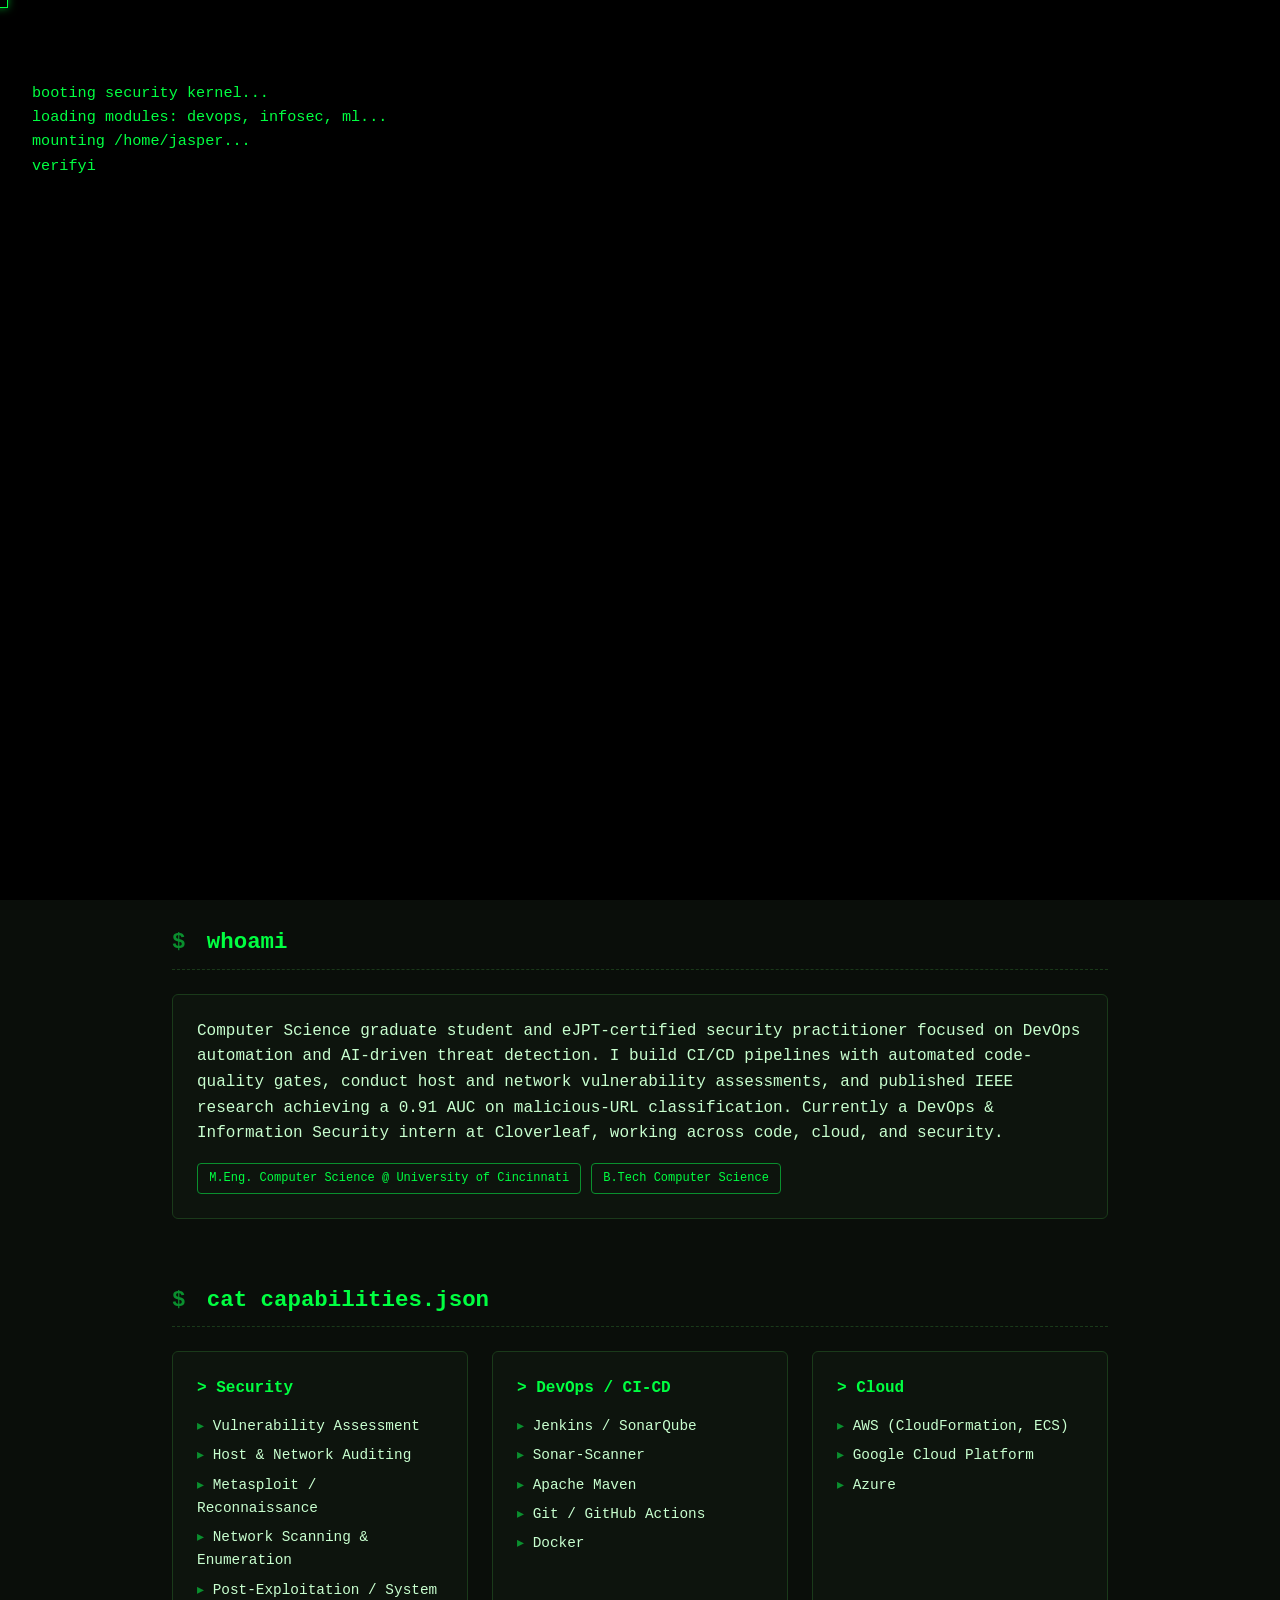
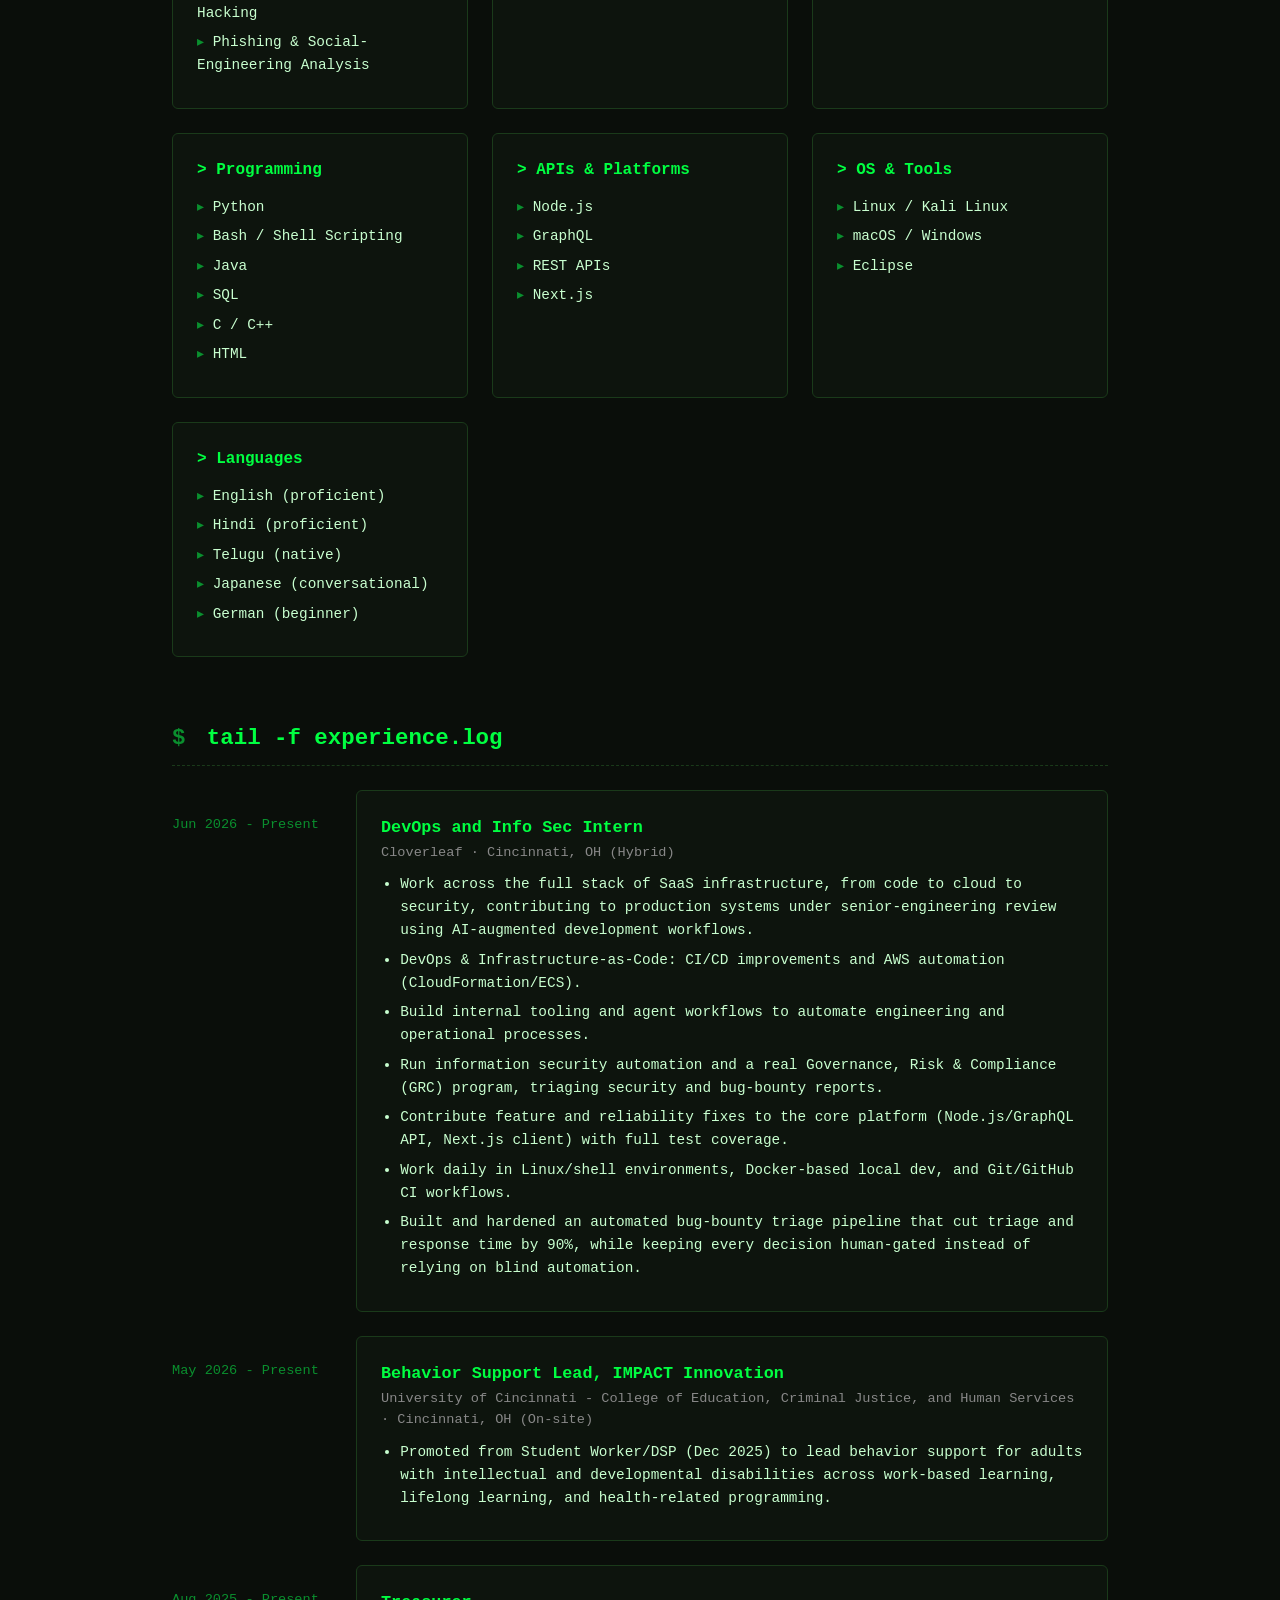
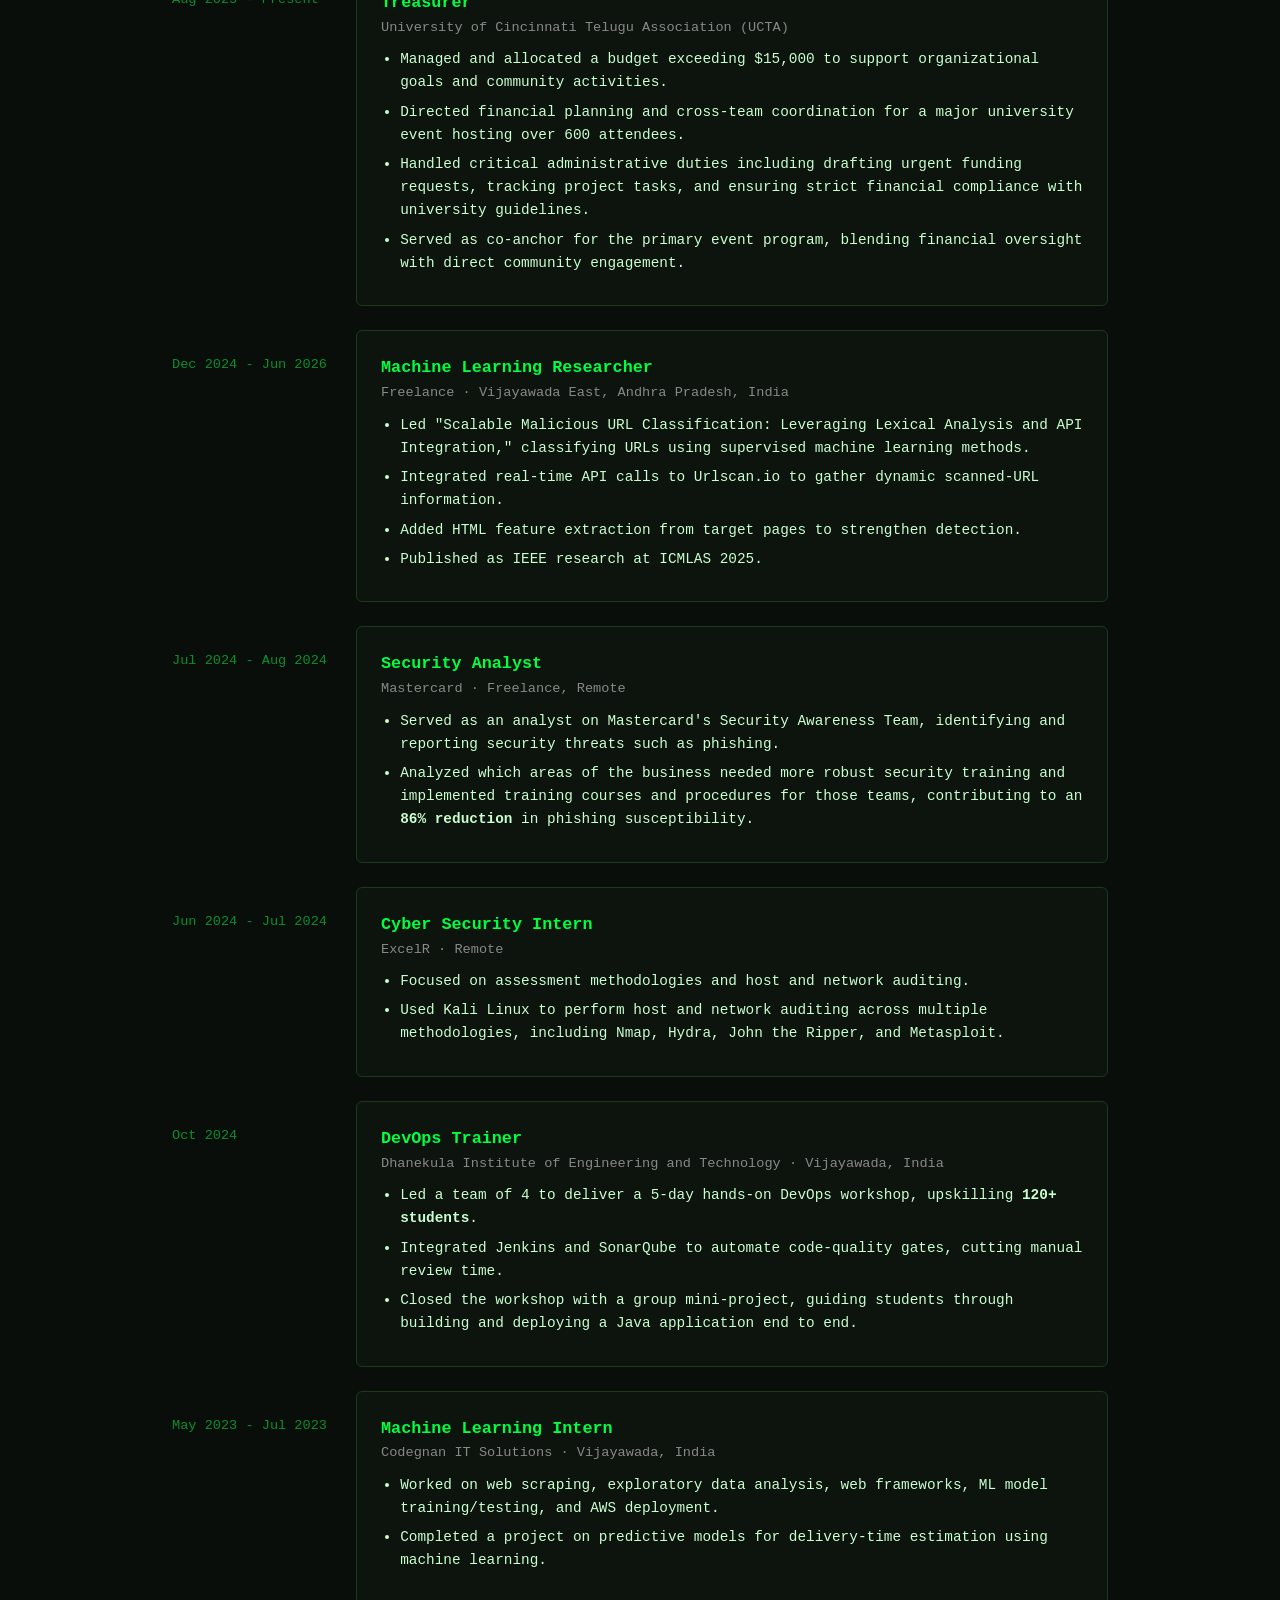
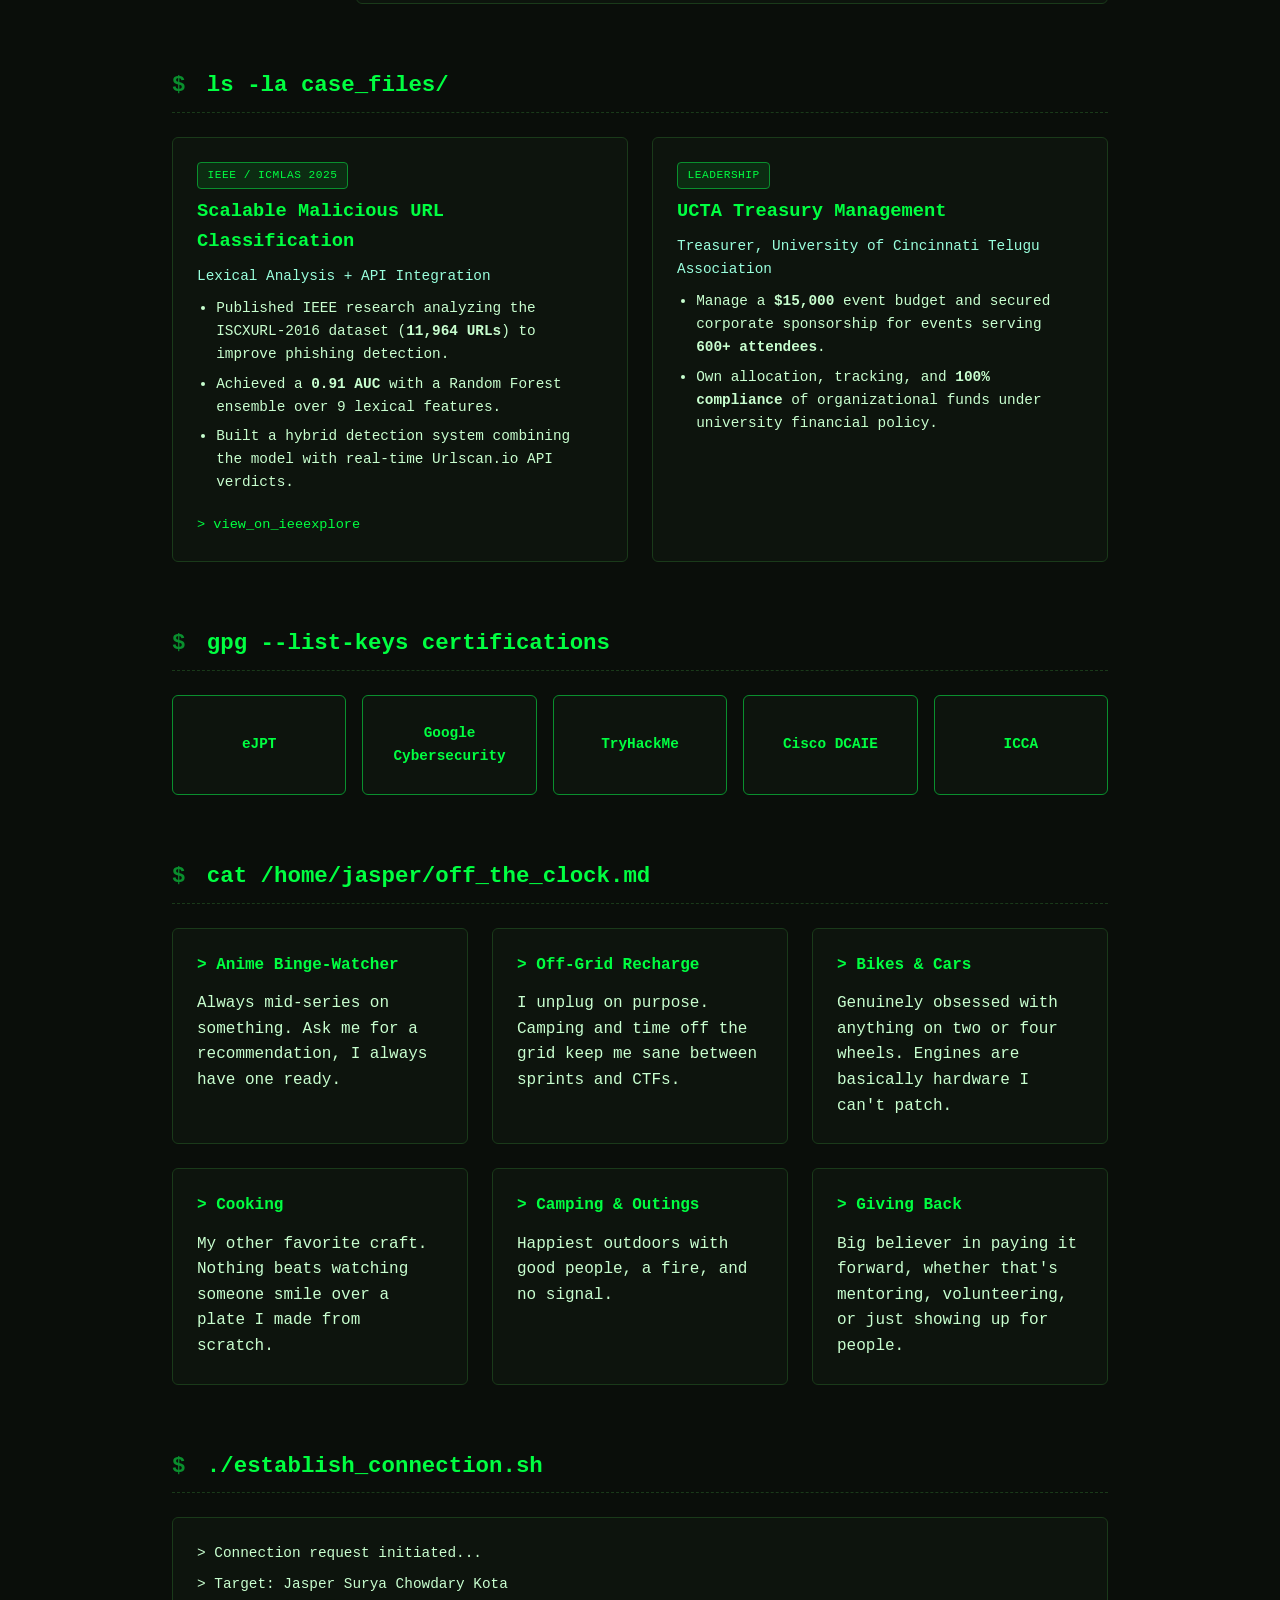
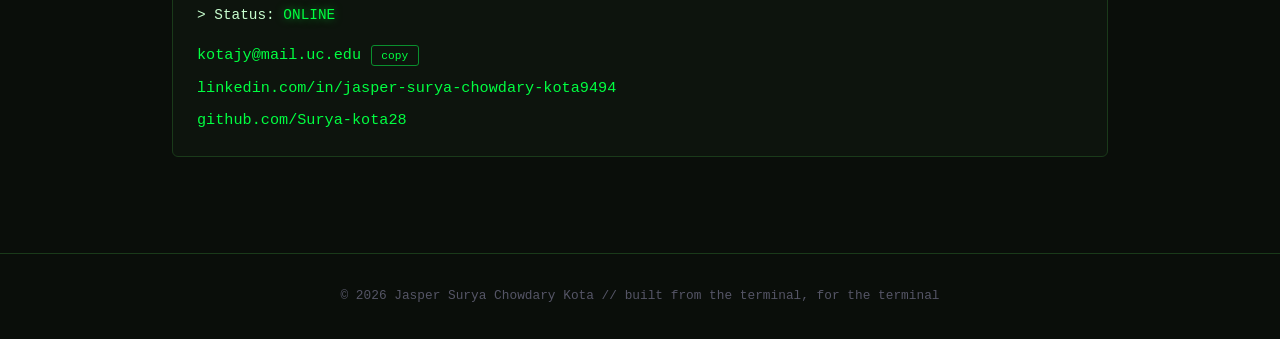
<file: index.html>
<!DOCTYPE html>
<html lang="en">
<head>
<meta charset="UTF-8">
<meta name="viewport" content="width=device-width, initial-scale=1.0">
<title>Jasper Surya Chowdary Kota // root@security</title>
<meta name="description" content="Jasper Surya Chowdary Kota — DevOps & Information Security engineer. CI/CD automation, threat detection, and AI-driven security research.">
<meta property="og:title" content="Jasper Surya Chowdary Kota // root@security">
<meta property="og:description" content="DevOps & Information Security engineer. CI/CD automation, threat detection, and AI-driven security research.">
<meta property="og:type" content="website">
<meta property="og:url" content="https://surya-kota28.github.io/Jasper-Surya/">
<meta property="og:image" content="https://surya-kota28.github.io/Jasper-Surya/og-image.png">
<meta property="og:image:width" content="1200">
<meta property="og:image:height" content="630">
<meta name="twitter:card" content="summary_large_image">
<meta name="twitter:title" content="Jasper Surya Chowdary Kota // root@security">
<meta name="twitter:description" content="DevOps & Information Security engineer. CI/CD automation, threat detection, and AI-driven security research.">
<meta name="twitter:image" content="https://surya-kota28.github.io/Jasper-Surya/og-image.png">
<link rel="icon" type="image/svg+xml" href="favicon.svg">
<link rel="stylesheet" href="style.css">
</head>
<body>
<div id="boot-screen">
  <pre id="boot-text"></pre>
</div>

<div class="progress-bar" id="progress-bar"></div>

<canvas id="matrix"></canvas>

<div class="scanline"></div>

<div class="custom-cursor" id="custom-cursor"></div>

<nav class="navbar">
  <div class="logo">jsck<span class="cursor">_</span></div>
  <ul>
    <li><a href="#about"><span class="nav-num">01_</span>whoami</a></li>
    <li><a href="#skills"><span class="nav-num">02_</span>capabilities</a></li>
    <li><a href="#experience"><span class="nav-num">03_</span>experience</a></li>
    <li><a href="#projects"><span class="nav-num">04_</span>case_files</a></li>
    <li><a href="#certs"><span class="nav-num">05_</span>credentials</a></li>
    <li><a href="#beyond"><span class="nav-num">06_</span>beyond_the_terminal</a></li>
    <li><a href="#contact"><span class="nav-num">07_</span>connect</a></li>
  </ul>
  <span class="palette-hint">press <kbd>/</kbd> to search</span>
</nav>

<div class="command-palette" id="command-palette">
  <div class="palette-box">
    <input type="text" id="palette-input" placeholder="goto [section] ... try 'help'" autocomplete="off">
    <div class="palette-output" id="palette-output"></div>
  </div>
</div>

<header class="hero">
  <div class="terminal-window">
    <div class="terminal-bar">
      <span class="dot red"></span><span class="dot yellow"></span><span class="dot green"></span>
      <span class="terminal-title">jasper@security:~</span>
    </div>
    <div class="terminal-body">
      <p><span class="prompt">root@security</span>:<span class="path">~</span>$ <span class="typed" id="typed"></span><span class="cursor">_</span></p>
      <h1 class="glitch" data-text="JASPER SURYA CHOWDARY KOTA">JASPER SURYA CHOWDARY KOTA</h1>
      <p class="tagline">DEVOPS &amp; INFOSEC INTERN @ CLOVERLEAF // AI-DRIVEN THREAT DETECTION // Cincinnati, OH</p>
      <p class="sub">eJPT Certified // CI/CD Automation // Malicious-URL ML Research (<strong>0.91 AUC</strong>)</p>
      <div class="counter-row">
        <div class="counter-item"><span class="counter" data-target="0.91" data-decimals="2">0</span><span class="counter-label">AUC (IEEE)</span></div>
        <div class="counter-item"><span class="counter" data-target="120" data-suffix="+">0</span><span class="counter-label">Students Trained</span></div>
        <div class="counter-item"><span class="counter" data-target="90" data-suffix="%">0</span><span class="counter-label">Faster Triage Built</span></div>
      </div>
      <p class="next-up">$ currently_learning --focus="DevSecOps automation, GRC tooling, and AI-augmented CI/CD workflows"</p>
      <a href="resume.pdf" download="Jasper-Surya-Resume.pdf" class="btn-download">&gt; download_resume.pdf</a>
      <div class="interactive-terminal" id="interactive-terminal">
        <p class="terminal-hint">&gt; try the <code>help</code> command here to see what you can run</p>
        <div id="terminal-log"></div>
        <div class="terminal-input-row">
          <span class="prompt">root@security</span>:<span class="path">~</span>$
          <input type="text" id="terminal-input" autocomplete="off" spellcheck="false">
        </div>
      </div>
    </div>
  </div>
</header>

<main>

<section id="about" class="reveal">
  <h2><span class="prompt-inline">$</span> whoami</h2>
  <div class="card">
    <p>Computer Science graduate student and eJPT-certified security practitioner focused on
    DevOps automation and AI-driven threat detection. I build CI/CD pipelines with automated
    code-quality gates, conduct host and network vulnerability assessments, and published IEEE
    research achieving a 0.91 AUC on malicious-URL classification. Currently a DevOps &amp;
    Information Security intern at Cloverleaf, working across code, cloud, and security.</p>
    <div class="tag-row">
      <span class="tag">M.Eng. Computer Science @ University of Cincinnati</span>
      <span class="tag">B.Tech Computer Science</span>
    </div>
  </div>
</section>

<section id="skills" class="reveal">
  <h2><span class="prompt-inline">$</span> cat capabilities.json</h2>
  <div class="grid">
    <div class="card skill-card">
      <h3>&gt; Security</h3>
      <ul>
        <li>Vulnerability Assessment</li>
        <li>Host &amp; Network Auditing</li>
        <li>Metasploit / Reconnaissance</li>
        <li>Network Scanning &amp; Enumeration</li>
        <li>Post-Exploitation / System Hacking</li>
        <li>Phishing &amp; Social-Engineering Analysis</li>
      </ul>
    </div>
    <div class="card skill-card">
      <h3>&gt; DevOps / CI-CD</h3>
      <ul>
        <li>Jenkins / SonarQube</li>
        <li>Sonar-Scanner</li>
        <li>Apache Maven</li>
        <li>Git / GitHub Actions</li>
        <li>Docker</li>
      </ul>
    </div>
    <div class="card skill-card">
      <h3>&gt; Cloud</h3>
      <ul>
        <li>AWS (CloudFormation, ECS)</li>
        <li>Google Cloud Platform</li>
        <li>Azure</li>
      </ul>
    </div>
    <div class="card skill-card">
      <h3>&gt; Programming</h3>
      <ul>
        <li>Python</li>
        <li>Bash / Shell Scripting</li>
        <li>Java</li>
        <li>SQL</li>
        <li>C / C++</li>
        <li>HTML</li>
      </ul>
    </div>
    <div class="card skill-card">
      <h3>&gt; APIs &amp; Platforms</h3>
      <ul>
        <li>Node.js</li>
        <li>GraphQL</li>
        <li>REST APIs</li>
        <li>Next.js</li>
      </ul>
    </div>
    <div class="card skill-card">
      <h3>&gt; OS &amp; Tools</h3>
      <ul>
        <li>Linux / Kali Linux</li>
        <li>macOS / Windows</li>
        <li>Eclipse</li>
      </ul>
    </div>
    <div class="card skill-card">
      <h3>&gt; Languages</h3>
      <ul>
        <li>English (proficient)</li>
        <li>Hindi (proficient)</li>
        <li>Telugu (native)</li>
        <li>Japanese (conversational)</li>
        <li>German (beginner)</li>
      </ul>
    </div>
  </div>
</section>

<section id="experience" class="reveal">
  <h2><span class="prompt-inline">$</span> tail -f experience.log</h2>

  <div class="timeline">
    <div class="timeline-item">
      <div class="timeline-date">Jun 2026 - Present</div>
      <div class="card">
        <h3>DevOps and Info Sec Intern</h3>
        <p class="org">Cloverleaf · Cincinnati, OH (Hybrid)</p>
        <ul>
          <li>Work across the full stack of SaaS infrastructure, from code to cloud to security, contributing to production systems under senior-engineering review using AI-augmented development workflows.</li>
          <li>DevOps &amp; Infrastructure-as-Code: CI/CD improvements and AWS automation (CloudFormation/ECS).</li>
          <li>Build internal tooling and agent workflows to automate engineering and operational processes.</li>
          <li>Run information security automation and a real Governance, Risk &amp; Compliance (GRC) program, triaging security and bug-bounty reports.</li>
          <li>Contribute feature and reliability fixes to the core platform (Node.js/GraphQL API, Next.js client) with full test coverage.</li>
          <li>Work daily in Linux/shell environments, Docker-based local dev, and Git/GitHub CI workflows.</li>
          <li>Built and hardened an automated bug-bounty triage pipeline that cut triage and response time by 90%, while keeping every decision human-gated instead of relying on blind automation.</li>
        </ul>
      </div>
    </div>

    <div class="timeline-item">
      <div class="timeline-date">May 2026 - Present</div>
      <div class="card">
        <h3>Behavior Support Lead, IMPACT Innovation</h3>
        <p class="org">University of Cincinnati - College of Education, Criminal Justice, and Human Services · Cincinnati, OH (On-site)</p>
        <ul>
          <li>Promoted from Student Worker/DSP (Dec 2025) to lead behavior support for adults with intellectual and developmental disabilities across work-based learning, lifelong learning, and health-related programming.</li>
        </ul>
      </div>
    </div>

    <div class="timeline-item">
      <div class="timeline-date">Aug 2025 - Present</div>
      <div class="card">
        <h3>Treasurer</h3>
        <p class="org">University of Cincinnati Telugu Association (UCTA)</p>
        <ul>
          <li>Managed and allocated a budget exceeding $15,000 to support organizational goals and community activities.</li>
          <li>Directed financial planning and cross-team coordination for a major university event hosting over 600 attendees.</li>
          <li>Handled critical administrative duties including drafting urgent funding requests, tracking project tasks, and ensuring strict financial compliance with university guidelines.</li>
          <li>Served as co-anchor for the primary event program, blending financial oversight with direct community engagement.</li>
        </ul>
      </div>
    </div>

    <div class="timeline-item">
      <div class="timeline-date">Dec 2024 - Jun 2026</div>
      <div class="card">
        <h3>Machine Learning Researcher</h3>
        <p class="org">Freelance · Vijayawada East, Andhra Pradesh, India</p>
        <ul>
          <li>Led "Scalable Malicious URL Classification: Leveraging Lexical Analysis and API Integration," classifying URLs using supervised machine learning methods.</li>
          <li>Integrated real-time API calls to Urlscan.io to gather dynamic scanned-URL information.</li>
          <li>Added HTML feature extraction from target pages to strengthen detection.</li>
          <li>Published as IEEE research at ICMLAS 2025.</li>
        </ul>
      </div>
    </div>

    <div class="timeline-item">
      <div class="timeline-date">Jul 2024 - Aug 2024</div>
      <div class="card">
        <h3>Security Analyst</h3>
        <p class="org">Mastercard · Freelance, Remote</p>
        <ul>
          <li>Served as an analyst on Mastercard's Security Awareness Team, identifying and reporting security threats such as phishing.</li>
          <li>Analyzed which areas of the business needed more robust security training and implemented training courses and procedures for those teams, contributing to an <strong>86% reduction</strong> in phishing susceptibility.</li>
        </ul>
      </div>
    </div>

    <div class="timeline-item">
      <div class="timeline-date">Jun 2024 - Jul 2024</div>
      <div class="card">
        <h3>Cyber Security Intern</h3>
        <p class="org">ExcelR · Remote</p>
        <ul>
          <li>Focused on assessment methodologies and host and network auditing.</li>
          <li>Used Kali Linux to perform host and network auditing across multiple methodologies, including Nmap, Hydra, John the Ripper, and Metasploit.</li>
        </ul>
      </div>
    </div>

    <div class="timeline-item">
      <div class="timeline-date">Oct 2024</div>
      <div class="card">
        <h3>DevOps Trainer</h3>
        <p class="org">Dhanekula Institute of Engineering and Technology · Vijayawada, India</p>
        <ul>
          <li>Led a team of 4 to deliver a 5-day hands-on DevOps workshop, upskilling <strong>120+ students</strong>.</li>
          <li>Integrated Jenkins and SonarQube to automate code-quality gates, cutting manual review time.</li>
          <li>Closed the workshop with a group mini-project, guiding students through building and deploying a Java application end to end.</li>
        </ul>
      </div>
    </div>

    <div class="timeline-item">
      <div class="timeline-date">May 2023 - Jul 2023</div>
      <div class="card">
        <h3>Machine Learning Intern</h3>
        <p class="org">Codegnan IT Solutions · Vijayawada, India</p>
        <ul>
          <li>Worked on web scraping, exploratory data analysis, web frameworks, ML model training/testing, and AWS deployment.</li>
          <li>Completed a project on predictive models for delivery-time estimation using machine learning.</li>
        </ul>
      </div>
    </div>
  </div>
</section>

<section id="projects" class="reveal">
  <h2><span class="prompt-inline">$</span> ls -la case_files/</h2>
  <div class="grid">
    <div class="card project-card">
      <div class="project-header">
        <span class="badge">IEEE / ICMLAS 2025</span>
      </div>
      <h3>Scalable Malicious URL Classification</h3>
      <p>Lexical Analysis + API Integration</p>
      <ul>
        <li>Published IEEE research analyzing the ISCXURL-2016 dataset (<strong>11,964 URLs</strong>) to improve phishing detection.</li>
        <li>Achieved a <strong>0.91 AUC</strong> with a Random Forest ensemble over 9 lexical features.</li>
        <li>Built a hybrid detection system combining the model with real-time Urlscan.io API verdicts.</li>
      </ul>
      <a href="https://ieeexplore.ieee.org/document/10967695" target="_blank" class="project-link">&gt; view_on_ieeexplore</a>
    </div>
    <div class="card project-card">
      <div class="project-header">
        <span class="badge">LEADERSHIP</span>
      </div>
      <h3>UCTA Treasury Management</h3>
      <p>Treasurer, University of Cincinnati Telugu Association</p>
      <ul>
        <li>Manage a <strong>$15,000</strong> event budget and secured corporate sponsorship for events serving <strong>600+ attendees</strong>.</li>
        <li>Own allocation, tracking, and <strong>100% compliance</strong> of organizational funds under university financial policy.</li>
      </ul>
    </div>
  </div>
</section>

<section id="certs" class="reveal">
  <h2><span class="prompt-inline">$</span> gpg --list-keys certifications</h2>
  <div class="cert-grid">
    <div class="cert-flip">
      <div class="cert-flip-inner">
        <div class="cert-face cert-front">eJPT</div>
        <div class="cert-face cert-back"><strong>INE Certified Junior Penetration Tester</strong><span>Issued by INE</span></div>
      </div>
    </div>
    <div class="cert-flip">
      <div class="cert-flip-inner">
        <div class="cert-face cert-front">Google Cybersecurity</div>
        <div class="cert-face cert-back"><strong>Google Cybersecurity Professional</strong><span>Issued by Google / Coursera</span></div>
      </div>
    </div>
    <div class="cert-flip">
      <div class="cert-flip-inner">
        <div class="cert-face cert-front">TryHackMe</div>
        <div class="cert-face cert-back"><strong>TryHackMe PT1</strong><span>SOC Level 1 track</span></div>
      </div>
    </div>
    <div class="cert-flip">
      <div class="cert-flip-inner">
        <div class="cert-face cert-front">Cisco DCAIE</div>
        <div class="cert-face cert-back"><strong>AI Solutions on Cisco Infrastructure Essentials</strong><span>Issued by Cisco</span></div>
      </div>
    </div>
    <div class="cert-flip">
      <div class="cert-flip-inner">
        <div class="cert-face cert-front">ICCA</div>
        <div class="cert-face cert-back"><strong>ICCA (Cloud)</strong><span>Issued by INE / eLearnSecurity</span></div>
      </div>
    </div>
  </div>
</section>

<section id="beyond" class="reveal">
  <h2><span class="prompt-inline">$</span> cat /home/jasper/off_the_clock.md</h2>
  <div class="grid">
    <div class="card skill-card">
      <h3>&gt; Anime Binge-Watcher</h3>
      <p>Always mid-series on something. Ask me for a recommendation, I always have one ready.</p>
    </div>
    <div class="card skill-card">
      <h3>&gt; Off-Grid Recharge</h3>
      <p>I unplug on purpose. Camping and time off the grid keep me sane between sprints and CTFs.</p>
    </div>
    <div class="card skill-card">
      <h3>&gt; Bikes &amp; Cars</h3>
      <p>Genuinely obsessed with anything on two or four wheels. Engines are basically hardware I can't patch.</p>
    </div>
    <div class="card skill-card">
      <h3>&gt; Cooking</h3>
      <p>My other favorite craft. Nothing beats watching someone smile over a plate I made from scratch.</p>
    </div>
    <div class="card skill-card">
      <h3>&gt; Camping &amp; Outings</h3>
      <p>Happiest outdoors with good people, a fire, and no signal.</p>
    </div>
    <div class="card skill-card">
      <h3>&gt; Giving Back</h3>
      <p>Big believer in paying it forward, whether that's mentoring, volunteering, or just showing up for people.</p>
    </div>
  </div>
</section>


<section id="contact" class="reveal">
  <h2><span class="prompt-inline">$</span> ./establish_connection.sh</h2>
  <div class="card contact-card">
    <p>&gt; Connection request initiated...</p>
    <p>&gt; Target: Jasper Surya Chowdary Kota</p>
    <p>&gt; Status: <span class="online">ONLINE</span></p>
    <div class="contact-links">
      <div class="copy-row">
        <a href="mailto:kotajy@mail.uc.edu">kotajy@mail.uc.edu</a>
        <button class="copy-btn" data-copy="kotajy@mail.uc.edu">copy</button>
      </div>
      <a href="https://www.linkedin.com/in/jasper-surya-chowdary-kota9494/" target="_blank">linkedin.com/in/jasper-surya-chowdary-kota9494</a>
      <a href="https://github.com/Surya-kota28" target="_blank">github.com/Surya-kota28</a>
    </div>
  </div>
</section>

</main>

<footer>
  <p>&copy; <span id="year"></span> Jasper Surya Chowdary Kota // built from the terminal, for the terminal</p>
</footer>

<script src="script.js"></script>
</body>
</html>
</file>
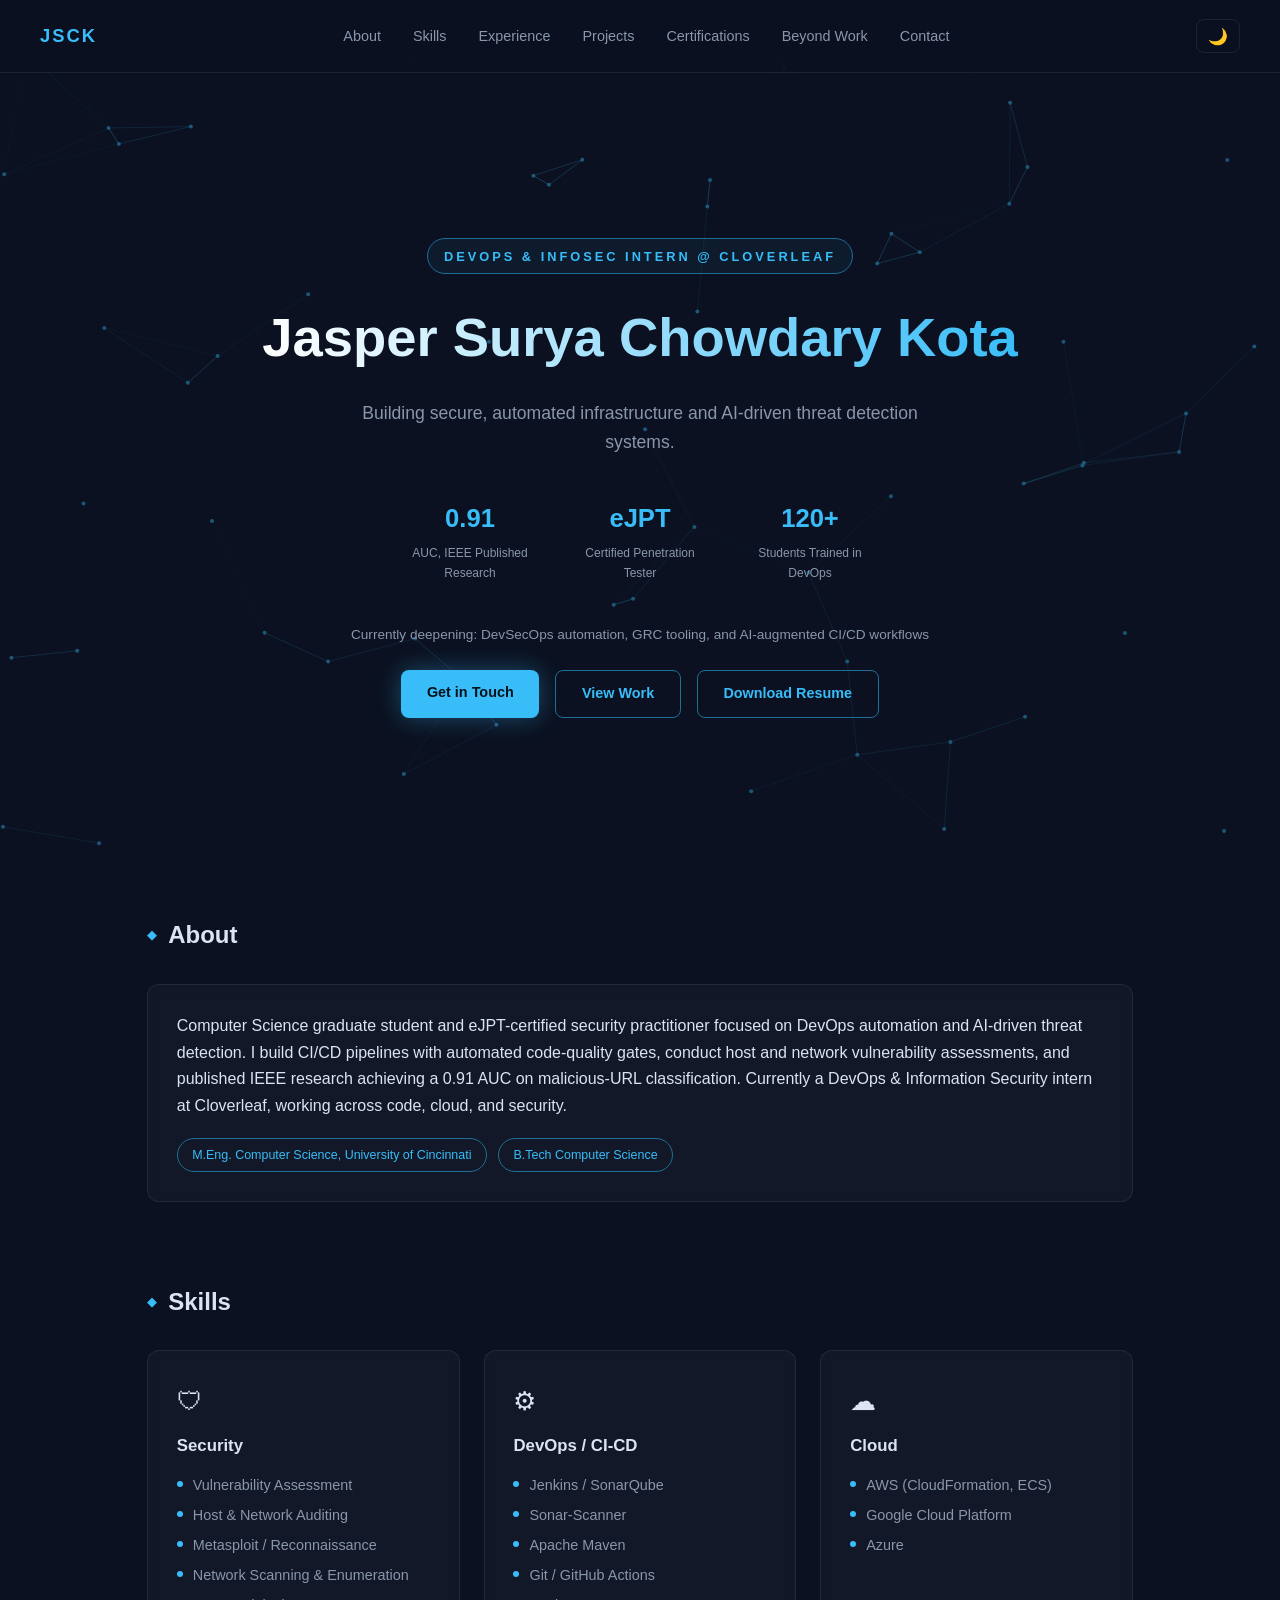
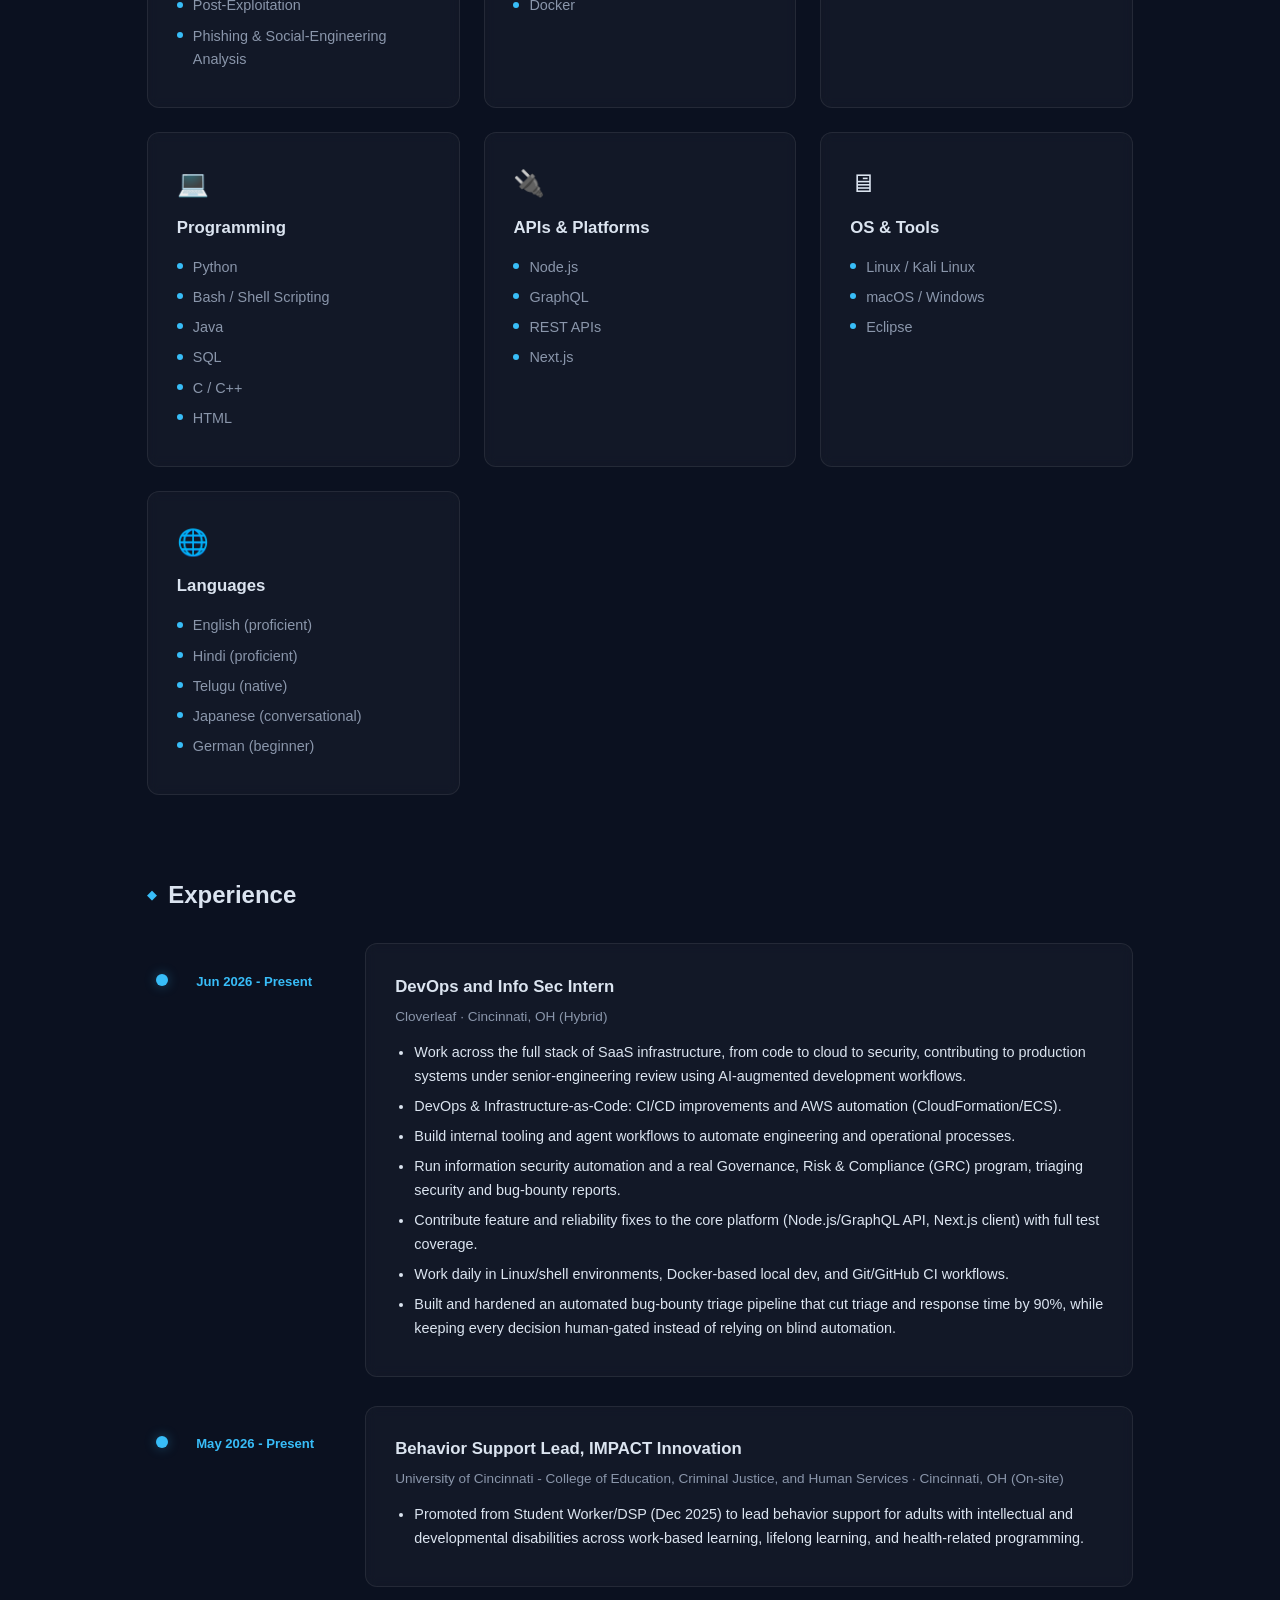
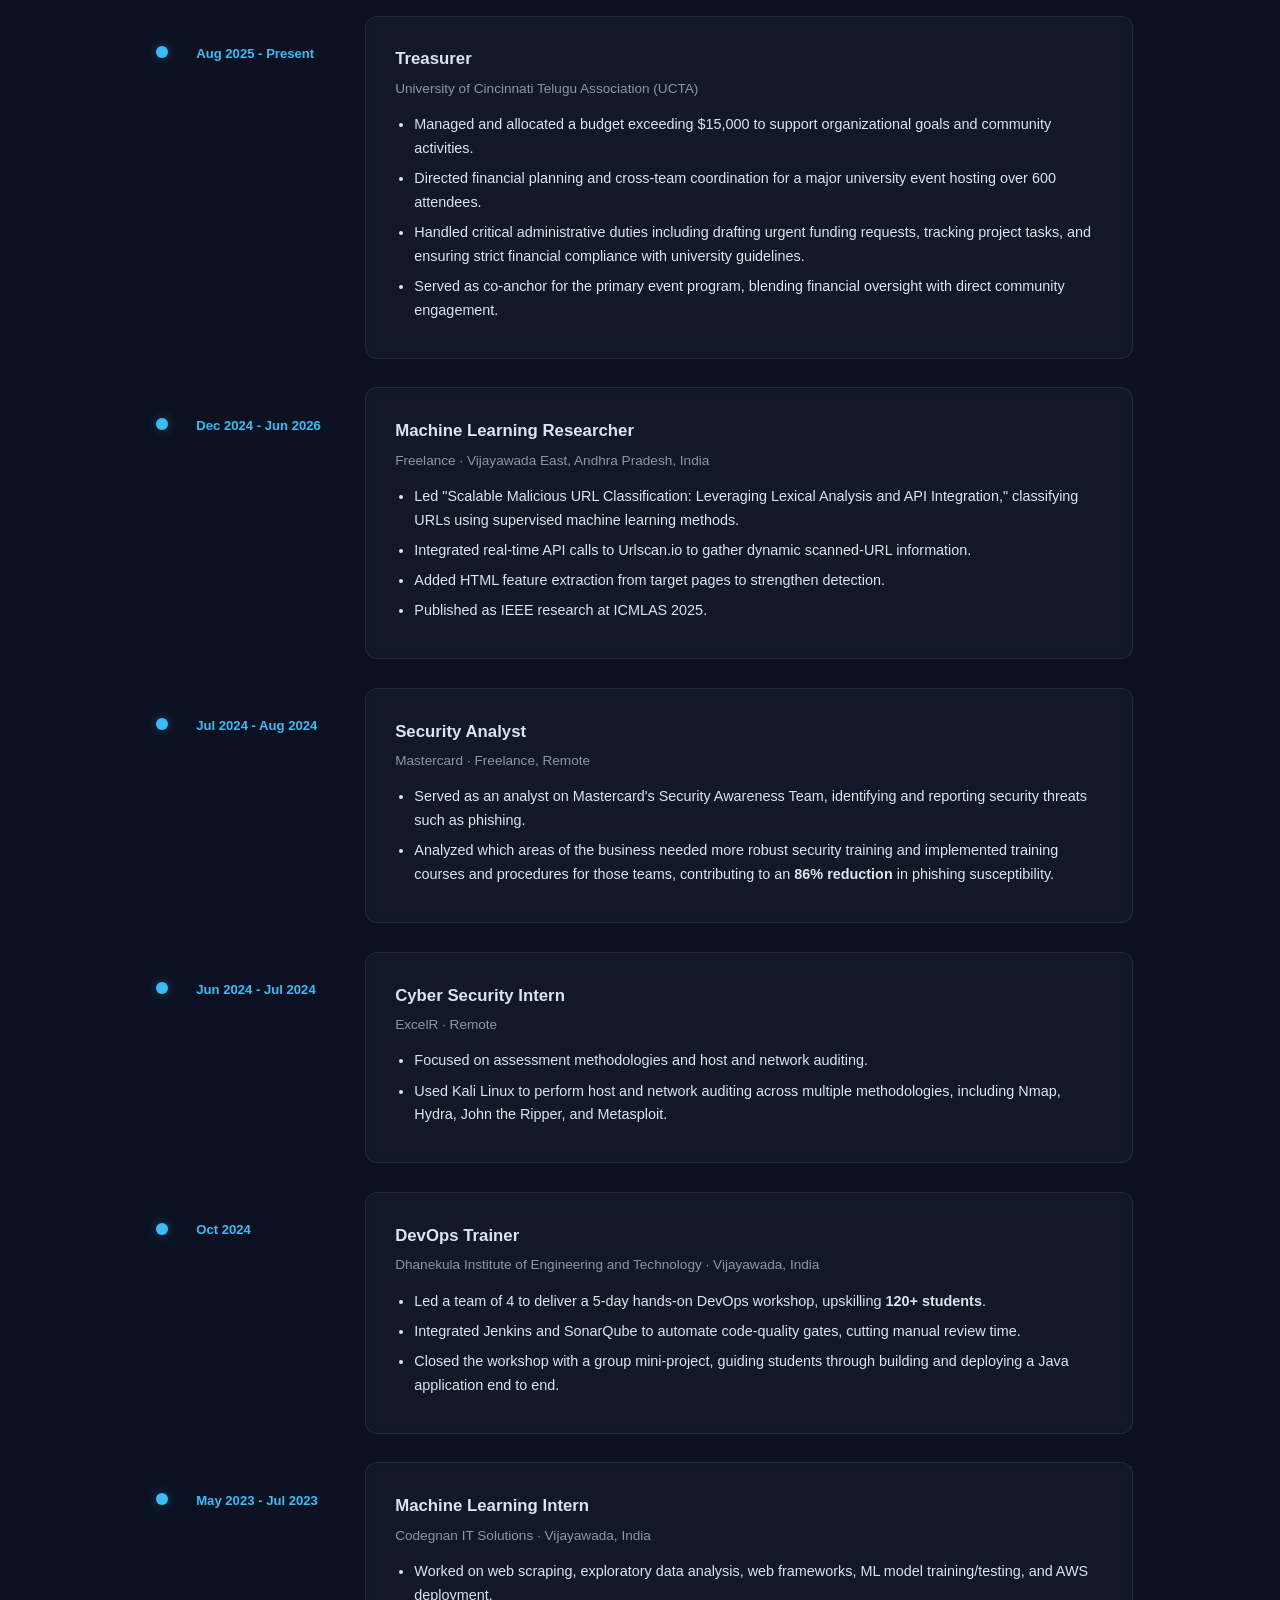
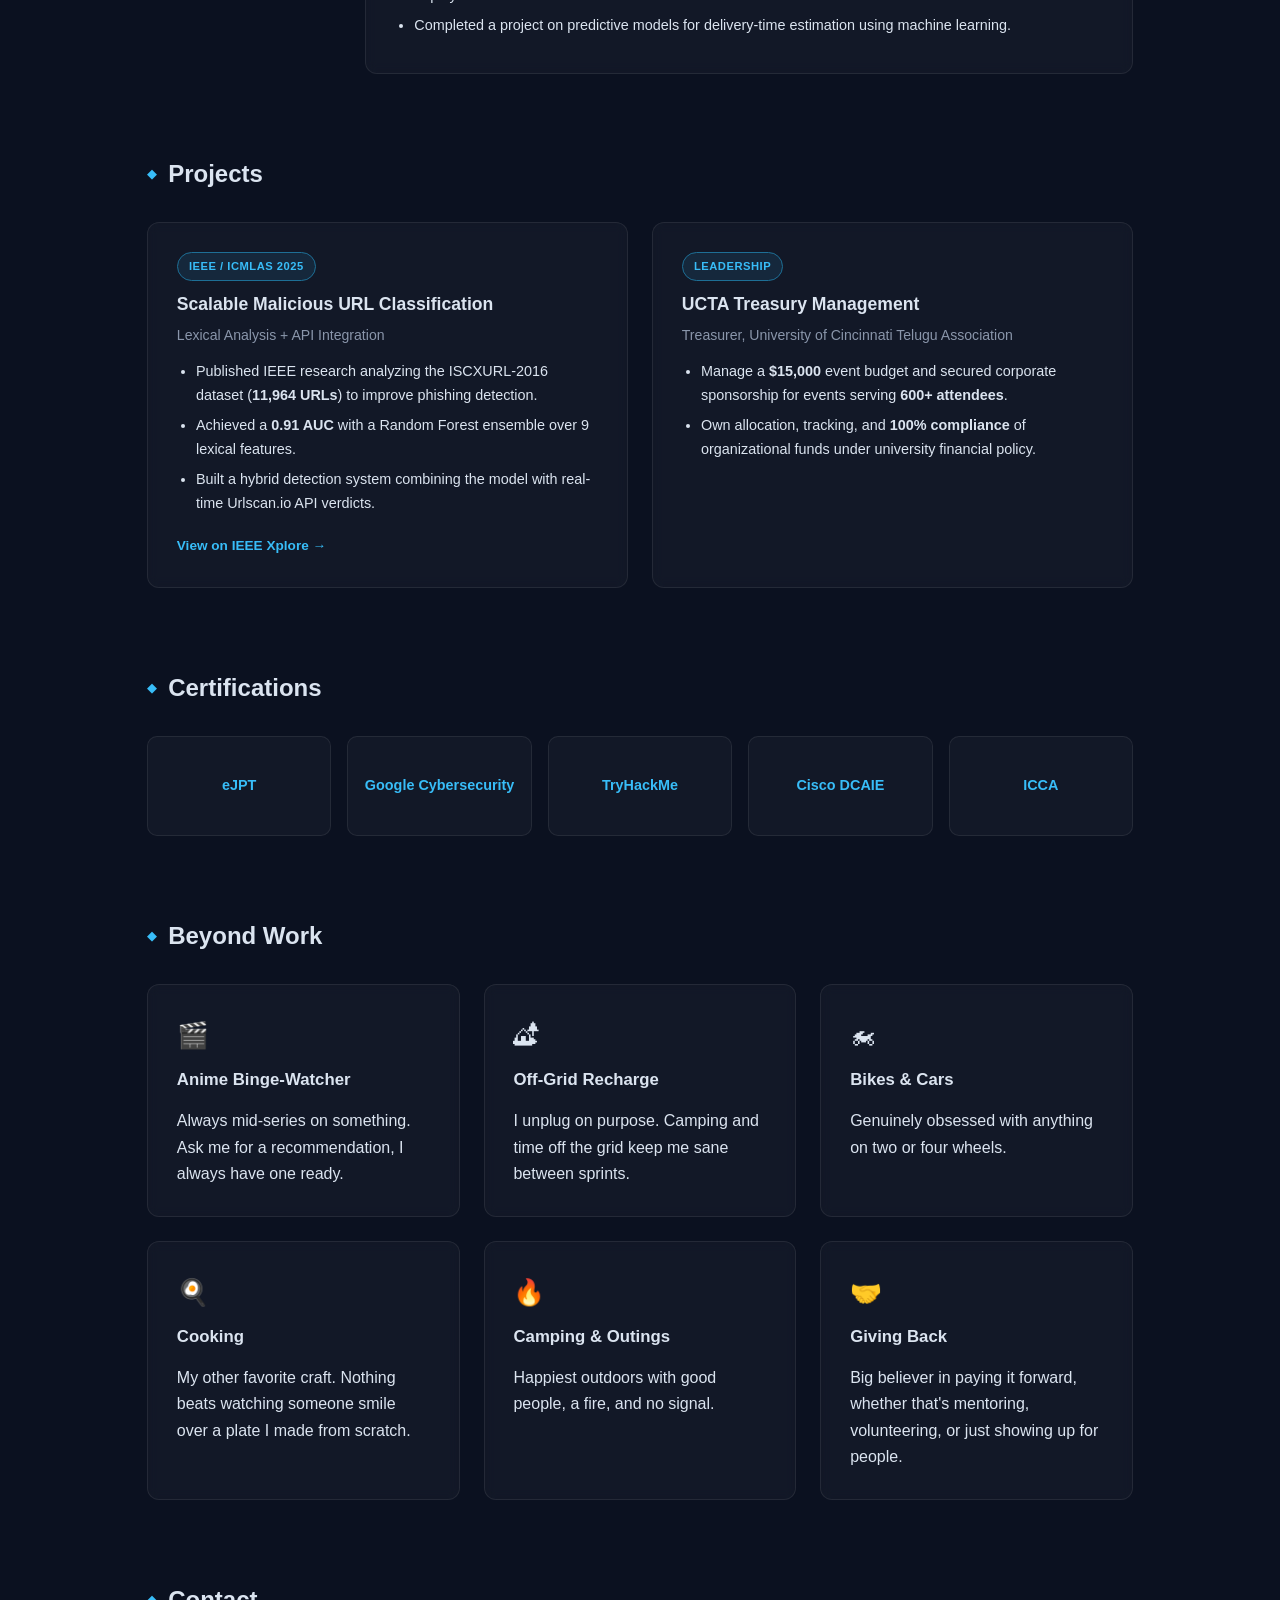
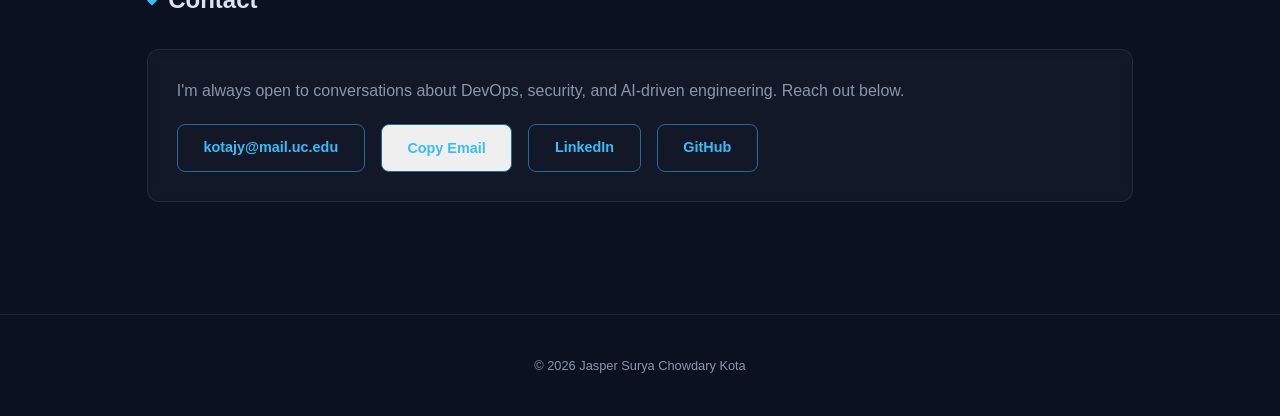
<file: pro/index.html>
<!DOCTYPE html>
<html lang="en">
<head>
<meta charset="UTF-8">
<meta name="viewport" content="width=device-width, initial-scale=1.0">
<title>Jasper Surya Chowdary Kota // DevSecOps Engineer</title>
<meta name="description" content="Jasper Surya Chowdary Kota — DevOps & Information Security engineer. CI/CD automation, threat detection, and AI-driven security research.">
<meta property="og:title" content="Jasper Surya Chowdary Kota // DevSecOps Engineer">
<meta property="og:description" content="DevOps & Information Security engineer. CI/CD automation, threat detection, and AI-driven security research.">
<meta property="og:type" content="website">
<meta property="og:url" content="https://surya-kota28.github.io/Jasper-Surya/pro/">
<meta property="og:image" content="https://surya-kota28.github.io/Jasper-Surya/pro/og-image.png">
<meta property="og:image:width" content="1200">
<meta property="og:image:height" content="630">
<meta name="twitter:card" content="summary_large_image">
<meta name="twitter:title" content="Jasper Surya Chowdary Kota // DevSecOps Engineer">
<meta name="twitter:description" content="DevOps & Information Security engineer. CI/CD automation, threat detection, and AI-driven security research.">
<meta name="twitter:image" content="https://surya-kota28.github.io/Jasper-Surya/pro/og-image.png">
<link rel="icon" type="image/svg+xml" href="favicon.svg">
<link rel="stylesheet" href="style-pro.css">
</head>
<body>
<div class="progress-bar" id="progress-bar"></div>

<canvas id="network"></canvas>

<nav class="navbar">
  <div class="logo">JSCK</div>
  <ul>
    <li><a href="#about">About</a></li>
    <li><a href="#skills">Skills</a></li>
    <li><a href="#experience">Experience</a></li>
    <li><a href="#projects">Projects</a></li>
    <li><a href="#certs">Certifications</a></li>
    <li><a href="#beyond">Beyond Work</a></li>
    <li><a href="#contact">Contact</a></li>
  </ul>
  <button id="theme-toggle" aria-label="Toggle theme">🌙</button>
</nav>

<header class="hero">
  <div class="hero-content">
    <span class="eyebrow">DEVOPS &amp; INFOSEC INTERN @ CLOVERLEAF</span>
    <h1>Jasper Surya Chowdary Kota</h1>
    <p class="tagline">Building secure, automated infrastructure and AI-driven threat detection systems.</p>
    <div class="hero-stats">
      <div class="stat"><span class="stat-num counter" data-target="0.91" data-decimals="2">0</span><span class="stat-label">AUC, IEEE Published Research</span></div>
      <div class="stat"><span class="stat-num">eJPT</span><span class="stat-label">Certified Penetration Tester</span></div>
      <div class="stat"><span class="stat-num counter" data-target="120" data-suffix="+">0</span><span class="stat-label">Students Trained in DevOps</span></div>
    </div>
    <p class="next-up">Currently deepening: DevSecOps automation, GRC tooling, and AI-augmented CI/CD workflows</p>
    <div class="hero-cta">
      <a href="#contact" class="btn btn-primary">Get in Touch</a>
      <a href="#projects" class="btn btn-outline">View Work</a>
      <a href="../resume.pdf" download="Jasper-Surya-Resume.pdf" class="btn btn-outline">Download Resume</a>
    </div>
  </div>
</header>

<main>

<section id="about" class="reveal">
  <div class="section-head">
    <span class="section-icon">◆</span>
    <h2>About</h2>
  </div>
  <div class="panel">
    <p>Computer Science graduate student and eJPT-certified security practitioner focused on
    DevOps automation and AI-driven threat detection. I build CI/CD pipelines with automated
    code-quality gates, conduct host and network vulnerability assessments, and published IEEE
    research achieving a 0.91 AUC on malicious-URL classification. Currently a DevOps &amp;
    Information Security intern at Cloverleaf, working across code, cloud, and security.</p>
    <div class="chip-row">
      <span class="chip">M.Eng. Computer Science, University of Cincinnati</span>
      <span class="chip">B.Tech Computer Science</span>
    </div>
  </div>
</section>

<section id="skills" class="reveal">
  <div class="section-head">
    <span class="section-icon">◆</span>
    <h2>Skills</h2>
  </div>
  <div class="grid">
    <div class="panel skill-panel">
      <div class="skill-icon">🛡</div>
      <h3>Security</h3>
      <ul>
        <li>Vulnerability Assessment</li>
        <li>Host &amp; Network Auditing</li>
        <li>Metasploit / Reconnaissance</li>
        <li>Network Scanning &amp; Enumeration</li>
        <li>Post-Exploitation</li>
        <li>Phishing &amp; Social-Engineering Analysis</li>
      </ul>
    </div>
    <div class="panel skill-panel">
      <div class="skill-icon">⚙</div>
      <h3>DevOps / CI-CD</h3>
      <ul>
        <li>Jenkins / SonarQube</li>
        <li>Sonar-Scanner</li>
        <li>Apache Maven</li>
        <li>Git / GitHub Actions</li>
        <li>Docker</li>
      </ul>
    </div>
    <div class="panel skill-panel">
      <div class="skill-icon">☁</div>
      <h3>Cloud</h3>
      <ul>
        <li>AWS (CloudFormation, ECS)</li>
        <li>Google Cloud Platform</li>
        <li>Azure</li>
      </ul>
    </div>
    <div class="panel skill-panel">
      <div class="skill-icon">💻</div>
      <h3>Programming</h3>
      <ul>
        <li>Python</li>
        <li>Bash / Shell Scripting</li>
        <li>Java</li>
        <li>SQL</li>
        <li>C / C++</li>
        <li>HTML</li>
      </ul>
    </div>
    <div class="panel skill-panel">
      <div class="skill-icon">🔌</div>
      <h3>APIs &amp; Platforms</h3>
      <ul>
        <li>Node.js</li>
        <li>GraphQL</li>
        <li>REST APIs</li>
        <li>Next.js</li>
      </ul>
    </div>
    <div class="panel skill-panel">
      <div class="skill-icon">🖥</div>
      <h3>OS &amp; Tools</h3>
      <ul>
        <li>Linux / Kali Linux</li>
        <li>macOS / Windows</li>
        <li>Eclipse</li>
      </ul>
    </div>
    <div class="panel skill-panel">
      <div class="skill-icon">🌐</div>
      <h3>Languages</h3>
      <ul>
        <li>English (proficient)</li>
        <li>Hindi (proficient)</li>
        <li>Telugu (native)</li>
        <li>Japanese (conversational)</li>
        <li>German (beginner)</li>
      </ul>
    </div>
  </div>
</section>

<section id="experience" class="reveal">
  <div class="section-head">
    <span class="section-icon">◆</span>
    <h2>Experience</h2>
  </div>

  <div class="timeline">
    <div class="timeline-item">
      <div class="timeline-marker"></div>
      <div class="timeline-date">Jun 2026 - Present</div>
      <div class="panel">
        <h3>DevOps and Info Sec Intern</h3>
        <p class="org">Cloverleaf · Cincinnati, OH (Hybrid)</p>
        <ul>
          <li>Work across the full stack of SaaS infrastructure, from code to cloud to security, contributing to production systems under senior-engineering review using AI-augmented development workflows.</li>
          <li>DevOps &amp; Infrastructure-as-Code: CI/CD improvements and AWS automation (CloudFormation/ECS).</li>
          <li>Build internal tooling and agent workflows to automate engineering and operational processes.</li>
          <li>Run information security automation and a real Governance, Risk &amp; Compliance (GRC) program, triaging security and bug-bounty reports.</li>
          <li>Contribute feature and reliability fixes to the core platform (Node.js/GraphQL API, Next.js client) with full test coverage.</li>
          <li>Work daily in Linux/shell environments, Docker-based local dev, and Git/GitHub CI workflows.</li>
          <li>Built and hardened an automated bug-bounty triage pipeline that cut triage and response time by 90%, while keeping every decision human-gated instead of relying on blind automation.</li>
        </ul>
      </div>
    </div>

    <div class="timeline-item">
      <div class="timeline-marker"></div>
      <div class="timeline-date">May 2026 - Present</div>
      <div class="panel">
        <h3>Behavior Support Lead, IMPACT Innovation</h3>
        <p class="org">University of Cincinnati - College of Education, Criminal Justice, and Human Services · Cincinnati, OH (On-site)</p>
        <ul>
          <li>Promoted from Student Worker/DSP (Dec 2025) to lead behavior support for adults with intellectual and developmental disabilities across work-based learning, lifelong learning, and health-related programming.</li>
        </ul>
      </div>
    </div>

    <div class="timeline-item">
      <div class="timeline-marker"></div>
      <div class="timeline-date">Aug 2025 - Present</div>
      <div class="panel">
        <h3>Treasurer</h3>
        <p class="org">University of Cincinnati Telugu Association (UCTA)</p>
        <ul>
          <li>Managed and allocated a budget exceeding $15,000 to support organizational goals and community activities.</li>
          <li>Directed financial planning and cross-team coordination for a major university event hosting over 600 attendees.</li>
          <li>Handled critical administrative duties including drafting urgent funding requests, tracking project tasks, and ensuring strict financial compliance with university guidelines.</li>
          <li>Served as co-anchor for the primary event program, blending financial oversight with direct community engagement.</li>
        </ul>
      </div>
    </div>

    <div class="timeline-item">
      <div class="timeline-marker"></div>
      <div class="timeline-date">Dec 2024 - Jun 2026</div>
      <div class="panel">
        <h3>Machine Learning Researcher</h3>
        <p class="org">Freelance · Vijayawada East, Andhra Pradesh, India</p>
        <ul>
          <li>Led "Scalable Malicious URL Classification: Leveraging Lexical Analysis and API Integration," classifying URLs using supervised machine learning methods.</li>
          <li>Integrated real-time API calls to Urlscan.io to gather dynamic scanned-URL information.</li>
          <li>Added HTML feature extraction from target pages to strengthen detection.</li>
          <li>Published as IEEE research at ICMLAS 2025.</li>
        </ul>
      </div>
    </div>

    <div class="timeline-item">
      <div class="timeline-marker"></div>
      <div class="timeline-date">Jul 2024 - Aug 2024</div>
      <div class="panel">
        <h3>Security Analyst</h3>
        <p class="org">Mastercard · Freelance, Remote</p>
        <ul>
          <li>Served as an analyst on Mastercard's Security Awareness Team, identifying and reporting security threats such as phishing.</li>
          <li>Analyzed which areas of the business needed more robust security training and implemented training courses and procedures for those teams, contributing to an <strong>86% reduction</strong> in phishing susceptibility.</li>
        </ul>
      </div>
    </div>

    <div class="timeline-item">
      <div class="timeline-marker"></div>
      <div class="timeline-date">Jun 2024 - Jul 2024</div>
      <div class="panel">
        <h3>Cyber Security Intern</h3>
        <p class="org">ExcelR · Remote</p>
        <ul>
          <li>Focused on assessment methodologies and host and network auditing.</li>
          <li>Used Kali Linux to perform host and network auditing across multiple methodologies, including Nmap, Hydra, John the Ripper, and Metasploit.</li>
        </ul>
      </div>
    </div>

    <div class="timeline-item">
      <div class="timeline-marker"></div>
      <div class="timeline-date">Oct 2024</div>
      <div class="panel">
        <h3>DevOps Trainer</h3>
        <p class="org">Dhanekula Institute of Engineering and Technology · Vijayawada, India</p>
        <ul>
          <li>Led a team of 4 to deliver a 5-day hands-on DevOps workshop, upskilling <strong>120+ students</strong>.</li>
          <li>Integrated Jenkins and SonarQube to automate code-quality gates, cutting manual review time.</li>
          <li>Closed the workshop with a group mini-project, guiding students through building and deploying a Java application end to end.</li>
        </ul>
      </div>
    </div>

    <div class="timeline-item">
      <div class="timeline-marker"></div>
      <div class="timeline-date">May 2023 - Jul 2023</div>
      <div class="panel">
        <h3>Machine Learning Intern</h3>
        <p class="org">Codegnan IT Solutions · Vijayawada, India</p>
        <ul>
          <li>Worked on web scraping, exploratory data analysis, web frameworks, ML model training/testing, and AWS deployment.</li>
          <li>Completed a project on predictive models for delivery-time estimation using machine learning.</li>
        </ul>
      </div>
    </div>
  </div>
</section>

<section id="projects" class="reveal">
  <div class="section-head">
    <span class="section-icon">◆</span>
    <h2>Projects</h2>
  </div>
  <div class="grid">
    <div class="panel project-panel">
      <span class="badge">IEEE / ICMLAS 2025</span>
      <h3>Scalable Malicious URL Classification</h3>
      <p class="project-sub">Lexical Analysis + API Integration</p>
      <ul>
        <li>Published IEEE research analyzing the ISCXURL-2016 dataset (<strong>11,964 URLs</strong>) to improve phishing detection.</li>
        <li>Achieved a <strong>0.91 AUC</strong> with a Random Forest ensemble over 9 lexical features.</li>
        <li>Built a hybrid detection system combining the model with real-time Urlscan.io API verdicts.</li>
      </ul>
      <a href="https://ieeexplore.ieee.org/document/10967695" target="_blank" class="project-link">View on IEEE Xplore →</a>
    </div>
    <div class="panel project-panel">
      <span class="badge">LEADERSHIP</span>
      <h3>UCTA Treasury Management</h3>
      <p class="project-sub">Treasurer, University of Cincinnati Telugu Association</p>
      <ul>
        <li>Manage a <strong>$15,000</strong> event budget and secured corporate sponsorship for events serving <strong>600+ attendees</strong>.</li>
        <li>Own allocation, tracking, and <strong>100% compliance</strong> of organizational funds under university financial policy.</li>
      </ul>
    </div>
  </div>
</section>

<section id="certs" class="reveal">
  <div class="section-head">
    <span class="section-icon">◆</span>
    <h2>Certifications</h2>
  </div>
  <div class="cert-grid">
    <div class="cert-flip">
      <div class="cert-flip-inner">
        <div class="cert-face cert-front">eJPT</div>
        <div class="cert-face cert-back"><strong>INE Certified Junior Penetration Tester</strong><span>Issued by INE</span></div>
      </div>
    </div>
    <div class="cert-flip">
      <div class="cert-flip-inner">
        <div class="cert-face cert-front">Google Cybersecurity</div>
        <div class="cert-face cert-back"><strong>Google Cybersecurity Professional</strong><span>Issued by Google / Coursera</span></div>
      </div>
    </div>
    <div class="cert-flip">
      <div class="cert-flip-inner">
        <div class="cert-face cert-front">TryHackMe</div>
        <div class="cert-face cert-back"><strong>TryHackMe PT1</strong><span>SOC Level 1 track</span></div>
      </div>
    </div>
    <div class="cert-flip">
      <div class="cert-flip-inner">
        <div class="cert-face cert-front">Cisco DCAIE</div>
        <div class="cert-face cert-back"><strong>AI Solutions on Cisco Infrastructure Essentials</strong><span>Issued by Cisco</span></div>
      </div>
    </div>
    <div class="cert-flip">
      <div class="cert-flip-inner">
        <div class="cert-face cert-front">ICCA</div>
        <div class="cert-face cert-back"><strong>ICCA (Cloud)</strong><span>Issued by INE / eLearnSecurity</span></div>
      </div>
    </div>
  </div>
</section>

<section id="beyond" class="reveal">
  <div class="section-head">
    <span class="section-icon">◆</span>
    <h2>Beyond Work</h2>
  </div>
  <div class="grid">
    <div class="panel skill-panel">
      <div class="skill-icon">🎬</div>
      <h3>Anime Binge-Watcher</h3>
      <p>Always mid-series on something. Ask me for a recommendation, I always have one ready.</p>
    </div>
    <div class="panel skill-panel">
      <div class="skill-icon">🏕</div>
      <h3>Off-Grid Recharge</h3>
      <p>I unplug on purpose. Camping and time off the grid keep me sane between sprints.</p>
    </div>
    <div class="panel skill-panel">
      <div class="skill-icon">🏍</div>
      <h3>Bikes &amp; Cars</h3>
      <p>Genuinely obsessed with anything on two or four wheels.</p>
    </div>
    <div class="panel skill-panel">
      <div class="skill-icon">🍳</div>
      <h3>Cooking</h3>
      <p>My other favorite craft. Nothing beats watching someone smile over a plate I made from scratch.</p>
    </div>
    <div class="panel skill-panel">
      <div class="skill-icon">🔥</div>
      <h3>Camping &amp; Outings</h3>
      <p>Happiest outdoors with good people, a fire, and no signal.</p>
    </div>
    <div class="panel skill-panel">
      <div class="skill-icon">🤝</div>
      <h3>Giving Back</h3>
      <p>Big believer in paying it forward, whether that's mentoring, volunteering, or just showing up for people.</p>
    </div>
  </div>
</section>


<section id="contact" class="reveal">
  <div class="section-head">
    <span class="section-icon">◆</span>
    <h2>Contact</h2>
  </div>
  <div class="panel contact-panel">
    <p>I'm always open to conversations about DevOps, security, and AI-driven engineering. Reach out below.</p>
    <div class="contact-links">
      <a href="mailto:kotajy@mail.uc.edu" class="btn btn-outline">kotajy@mail.uc.edu</a>
      <button class="btn btn-outline copy-btn" data-copy="kotajy@mail.uc.edu">Copy Email</button>
      <a href="https://www.linkedin.com/in/jasper-surya-chowdary-kota9494/" target="_blank" class="btn btn-outline">LinkedIn</a>
      <a href="https://github.com/Surya-kota28" target="_blank" class="btn btn-outline">GitHub</a>
    </div>
  </div>
</section>

</main>

<footer>
  <p>&copy; <span id="year"></span> Jasper Surya Chowdary Kota</p>
</footer>

<script src="script-pro.js"></script>
</body>
</html>
</file>
<file: style.css>
:root {
  --bg: #0a0e0a;
  --green: #00ff41;
  --green-dim: #0a8f2e;
  --green-glow: rgba(0,255,65,0.5);
  --card-bg: #0d140d;
  --border: #1a3a1a;
  --text: #c8ffcf;
}

* { margin: 0; padding: 0; box-sizing: border-box; }

body {
  background: var(--bg);
  color: var(--text);
  font-family: 'Courier New', Courier, monospace;
  overflow-x: hidden;
  line-height: 1.6;
}

#matrix {
  position: fixed;
  top: 0; left: 0;
  width: 100%; height: 100%;
  z-index: -2;
  opacity: 0.25;
}

.scanline {
  position: fixed;
  top: 0; left: 0;
  width: 100%; height: 100%;
  background: repeating-linear-gradient(
    0deg,
    rgba(0,255,65,0.03),
    rgba(0,255,65,0.03) 1px,
    transparent 1px,
    transparent 2px
  );
  pointer-events: none;
  z-index: 999;
}

a { color: var(--green); text-decoration: none; }
a:hover { text-shadow: 0 0 8px var(--green-glow); }

.navbar {
  position: sticky;
  top: 0;
  display: flex;
  justify-content: space-between;
  align-items: center;
  padding: 1rem 2rem;
  background: rgba(10,14,10,0.9);
  border-bottom: 1px solid var(--border);
  backdrop-filter: blur(6px);
  z-index: 100;
  flex-wrap: wrap;
}

.logo {
  font-weight: bold;
  color: var(--green);
  font-size: 1.2rem;
  text-shadow: 0 0 10px var(--green-glow);
}

.navbar ul {
  list-style: none;
  display: flex;
  gap: 1.5rem;
  flex-wrap: wrap;
}

.navbar a {
  color: var(--text);
  font-size: 0.9rem;
  letter-spacing: 0.5px;
}

.navbar a:hover { color: var(--green); }

.cursor {
  animation: blink 1s step-end infinite;
  color: var(--green);
}

@keyframes blink {
  50% { opacity: 0; }
}

.hero {
  min-height: 90vh;
  display: flex;
  align-items: center;
  justify-content: center;
  padding: 2rem;
}

.terminal-window {
  width: 100%;
  max-width: 800px;
  background: var(--card-bg);
  border: 1px solid var(--border);
  border-radius: 8px;
  box-shadow: 0 0 40px rgba(0,255,65,0.15);
  overflow: hidden;
}

.terminal-bar {
  background: #111811;
  padding: 0.6rem 1rem;
  display: flex;
  align-items: center;
  gap: 0.5rem;
  border-bottom: 1px solid var(--border);
}

.dot { width: 12px; height: 12px; border-radius: 50%; display: inline-block; }
.dot.red { background: #ff5f56; }
.dot.yellow { background: #ffbd2e; }
.dot.green { background: #27c93f; }
.terminal-title { margin-left: 1rem; color: #888; font-size: 0.8rem; }

.terminal-body { padding: 2rem; }
.prompt { color: var(--green); }
.path { color: #7fd8ff; }

.glitch {
  font-size: clamp(1.5rem, 5vw, 2.8rem);
  color: var(--green);
  margin: 1rem 0 0.5rem;
  position: relative;
  text-shadow: 0 0 10px var(--green-glow);
  animation: glitch-skew 6s infinite;
}

.glitch::before,
.glitch::after {
  content: attr(data-text);
  position: absolute;
  top: 0; left: 0;
  width: 100%;
  overflow: hidden;
}

.glitch::before {
  color: #ccffcc;
  clip-path: polygon(0 0, 100% 0, 100% 45%, 0 45%);
  animation: glitch-anim 3s infinite linear alternate-reverse;
}

.glitch::after {
  color: #0a8f2e;
  clip-path: polygon(0 55%, 100% 55%, 100% 100%, 0 100%);
  animation: glitch-anim2 2.5s infinite linear alternate-reverse;
}

@keyframes glitch-anim {
  0% { transform: translate(0,0); }
  20% { transform: translate(-2px,1px); }
  40% { transform: translate(2px,-1px); }
  60% { transform: translate(-1px,0); }
  100% { transform: translate(0,0); }
}
@keyframes glitch-anim2 {
  0% { transform: translate(0,0); }
  20% { transform: translate(2px,-1px); }
  40% { transform: translate(-2px,1px); }
  60% { transform: translate(1px,0); }
  100% { transform: translate(0,0); }
}
@keyframes glitch-skew {
  0%, 90%, 100% { transform: skew(0deg); }
  92% { transform: skew(1deg); }
  94% { transform: skew(-1deg); }
}

.tagline { color: var(--text); font-size: 1rem; margin-top: 0.5rem; }
.sub { color: var(--green-dim); font-size: 0.9rem; margin-top: 0.3rem; }

main { max-width: 1000px; margin: 0 auto; padding: 2rem; }

section { margin-bottom: 4rem; scroll-margin-top: 5rem; }

h2 {
  color: var(--green);
  font-size: 1.4rem;
  margin-bottom: 1.5rem;
  border-bottom: 1px dashed var(--border);
  padding-bottom: 0.5rem;
}

.prompt-inline { color: var(--green-dim); margin-right: 0.5rem; }

.card {
  background: var(--card-bg);
  border: 1px solid var(--border);
  border-radius: 6px;
  padding: 1.5rem;
  transition: box-shadow 0.3s, transform 0.3s;
}

.card:hover {
  box-shadow: 0 0 20px rgba(0,255,65,0.15);
  transform: translateY(-2px);
}

.tag-row { margin-top: 1rem; display: flex; gap: 0.6rem; flex-wrap: wrap; }
.tag {
  border: 1px solid var(--green-dim);
  color: var(--green);
  padding: 0.3rem 0.7rem;
  border-radius: 4px;
  font-size: 0.75rem;
}

.grid {
  display: grid;
  grid-template-columns: repeat(auto-fit, minmax(260px, 1fr));
  gap: 1.5rem;
}

.skill-card h3 { color: var(--green); margin-bottom: 0.8rem; font-size: 1rem; }
.skill-card ul { list-style: none; padding-left: 0; }
.skill-card li::before { content: "▸ "; color: var(--green-dim); }
.skill-card li { margin-bottom: 0.4rem; font-size: 0.9rem; }

.timeline { display: flex; flex-direction: column; gap: 1.5rem; }
.timeline-item { display: grid; grid-template-columns: 160px 1fr; gap: 1.5rem; }
.timeline-date {
  color: var(--green-dim);
  font-size: 0.85rem;
  padding-top: 1.5rem;
  white-space: nowrap;
}
.timeline-item .card h3 { color: var(--green); font-size: 1.05rem; }
.timeline-item .card .org { color: #888; font-size: 0.85rem; margin-bottom: 0.6rem; }
.timeline-item .card ul { padding-left: 1.2rem; font-size: 0.9rem; }
.timeline-item .card li { margin-bottom: 0.4rem; }

@media (max-width: 640px) {
  .timeline-item { grid-template-columns: 1fr; }
  .timeline-date { padding-top: 0; }
}

.project-card h3 { color: var(--green); margin: 0.5rem 0; }
.project-card p { color: #9fd; margin-bottom: 0.6rem; font-size: 0.9rem; }
.project-card ul { padding-left: 1.2rem; font-size: 0.9rem; }
.project-card li { margin-bottom: 0.4rem; }
.badge {
  display: inline-block;
  background: rgba(0,255,65,0.1);
  border: 1px solid var(--green-dim);
  color: var(--green);
  font-size: 0.7rem;
  padding: 0.2rem 0.6rem;
  border-radius: 4px;
  letter-spacing: 0.5px;
}

.cert-row { display: flex; flex-wrap: wrap; gap: 0.8rem; }
.cert-pill {
  border: 1px solid var(--green-dim);
  background: var(--card-bg);
  color: var(--text);
  padding: 0.6rem 1rem;
  border-radius: 20px;
  font-size: 0.85rem;
}

.contact-card p { margin-bottom: 0.5rem; font-size: 0.9rem; }
.online { color: var(--green); text-shadow: 0 0 8px var(--green-glow); }
.contact-links { display: flex; flex-direction: column; gap: 0.5rem; margin-top: 1rem; }
.contact-links a { font-size: 0.95rem; }

footer {
  text-align: center;
  padding: 2rem;
  color: #556;
  font-size: 0.8rem;
  border-top: 1px solid var(--border);
}

/* Boot screen */
#boot-screen {
  position: fixed;
  inset: 0;
  background: #000;
  color: var(--green);
  font-family: 'Courier New', monospace;
  font-size: 0.95rem;
  padding: 2rem;
  z-index: 10000;
  white-space: pre-wrap;
  overflow: hidden;
}
#boot-screen.hidden {
  animation: bootFade 0.5s forwards;
}
@keyframes bootFade {
  to { opacity: 0; visibility: hidden; }
}

/* Progress bar */
.progress-bar {
  position: fixed;
  top: 0; left: 0;
  height: 3px;
  width: 0%;
  background: linear-gradient(90deg, var(--green-dim), var(--green));
  box-shadow: 0 0 8px var(--green-glow);
  z-index: 9999;
  transition: width 0.1s ease-out;
}

/* Scroll reveal */
.reveal {
  opacity: 0;
  transform: translateY(30px);
  transition: opacity 0.7s ease-out, transform 0.7s ease-out;
}
.reveal.visible {
  opacity: 1;
  transform: translateY(0);
}

/* Skill proficiency bars */
.bar-row {
  display: flex;
  align-items: center;
  justify-content: space-between;
  gap: 0.8rem;
  margin-bottom: 0.6rem;
  font-size: 0.85rem;
}
.bar-row span:first-child { flex: 0 0 auto; white-space: nowrap; }
.bar {
  flex: 1;
  height: 6px;
  background: var(--border);
  border-radius: 3px;
  overflow: hidden;
}
.bar-fill {
  height: 100%;
  background: linear-gradient(90deg, var(--green-dim), var(--green));
  box-shadow: 0 0 6px var(--green-glow);
  border-radius: 3px;
  transition: width 1.2s ease-out;
}

/* Hero extras */
.next-up {
  margin-top: 1rem;
  font-size: 0.82rem;
  color: var(--green-dim);
}
.btn-download {
  display: inline-block;
  margin-top: 1.2rem;
  border: 1px solid var(--green-dim);
  color: var(--green);
  padding: 0.5rem 1rem;
  border-radius: 4px;
  font-size: 0.85rem;
  transition: background 0.2s;
}
.btn-download:hover { background: rgba(0,255,65,0.08); }

.project-link {
  display: inline-block;
  margin-top: 0.8rem;
  font-size: 0.85rem;
  color: var(--green);
}

/* Testimonials */
.testimonial-card { margin-bottom: 1.2rem; }
.testimonial-card p.quote { font-style: italic; margin-bottom: 0.6rem; }
.testimonial-card p.author { color: var(--green-dim); font-size: 0.85rem; }
.testimonial-form { display: flex; flex-direction: column; gap: 0.8rem; margin-top: 1.5rem; }
.testimonial-form input, .testimonial-form textarea {
  background: var(--bg);
  border: 1px solid var(--border);
  color: var(--text);
  padding: 0.6rem;
  border-radius: 4px;
  font-family: inherit;
}
.testimonial-form button {
  align-self: flex-start;
  background: transparent;
  border: 1px solid var(--green-dim);
  color: var(--green);
  padding: 0.5rem 1.2rem;
  border-radius: 4px;
  cursor: pointer;
  font-family: inherit;
}
.testimonial-form button:hover { background: rgba(0,255,65,0.08); }

/* Custom cursor */
* { cursor: none; }
.custom-cursor {
  position: fixed;
  width: 16px; height: 16px;
  border: 1.5px solid var(--green);
  border-radius: 0;
  pointer-events: none;
  z-index: 20000;
  transform: translate(-50%, -50%);
  box-shadow: 0 0 8px var(--green-glow);
  transition: width 0.15s, height 0.15s, background 0.15s;
}
.custom-cursor.hover {
  background: rgba(0,255,65,0.15);
  width: 26px; height: 26px;
}
@media (max-width: 900px) {
  * { cursor: auto; }
  .custom-cursor { display: none; }
}

/* Nav section numbers */
.nav-num { color: var(--green-dim); margin-right: 3px; }
.palette-hint {
  font-size: 0.75rem;
  color: var(--green-dim);
}
.palette-hint kbd {
  border: 1px solid var(--border);
  padding: 1px 6px;
  border-radius: 3px;
  font-family: inherit;
}

/* Command palette */
.command-palette {
  position: fixed;
  inset: 0;
  background: rgba(0,0,0,0.75);
  z-index: 15000;
  display: none;
  align-items: flex-start;
  justify-content: center;
  padding-top: 12vh;
}
.command-palette.open { display: flex; }
.palette-box {
  width: 90%;
  max-width: 560px;
  background: var(--card-bg);
  border: 1px solid var(--green-dim);
  border-radius: 8px;
  box-shadow: 0 0 40px var(--green-glow);
  padding: 1rem;
}
#palette-input {
  width: 100%;
  background: transparent;
  border: none;
  border-bottom: 1px solid var(--border);
  color: var(--green);
  font-family: inherit;
  font-size: 1rem;
  padding: 0.5rem 0.2rem;
  outline: none;
}
.palette-output {
  margin-top: 0.8rem;
  font-size: 0.85rem;
  color: var(--text);
  max-height: 200px;
  overflow-y: auto;
  white-space: pre-wrap;
}

/* Interactive terminal */
.interactive-terminal {
  margin-top: 1.2rem;
  border-top: 1px dashed var(--border);
  padding-top: 0.8rem;
  font-size: 0.82rem;
}
.terminal-hint {
  color: var(--green-dim);
  margin-bottom: 0.5rem;
}
.terminal-hint code {
  border: 1px solid var(--border);
  padding: 1px 6px;
  border-radius: 3px;
  font-family: inherit;
  color: var(--green);
}
#terminal-log {
  max-height: 140px;
  overflow-y: auto;
}
#terminal-log div { margin-bottom: 3px; color: var(--text); word-break: break-word; }
#terminal-log .echo { color: var(--green-dim); }
.terminal-input-row { display: flex; align-items: center; gap: 0.4rem; margin-top: 4px; }
#terminal-input {
  flex: 1;
  background: transparent;
  border: none;
  color: var(--green);
  font-family: inherit;
  font-size: 0.82rem;
  outline: none;
}

/* Counters */
.counter-row {
  display: flex;
  gap: 2rem;
  margin: 1rem 0;
  flex-wrap: wrap;
}
.counter-item { display: flex; flex-direction: column; }
.counter {
  font-size: 1.4rem;
  font-weight: bold;
  color: var(--green);
  text-shadow: 0 0 8px var(--green-glow);
}
.counter-label { font-size: 0.7rem; color: var(--green-dim); }

/* Copy button */
.copy-row { display: flex; align-items: center; gap: 0.6rem; }
.copy-btn {
  background: transparent;
  border: 1px solid var(--green-dim);
  color: var(--green);
  font-family: inherit;
  font-size: 0.7rem;
  padding: 0.2rem 0.6rem;
  border-radius: 3px;
}
.copy-btn:hover { background: rgba(0,255,65,0.08); }

/* Cert flip cards */
.cert-grid {
  display: grid;
  grid-template-columns: repeat(auto-fit, minmax(160px, 1fr));
  gap: 1rem;
}
.cert-flip {
  perspective: 1000px;
  height: 100px;
}
.cert-flip-inner {
  position: relative;
  width: 100%; height: 100%;
  transition: transform 0.6s;
  transform-style: preserve-3d;
}
.cert-flip:hover .cert-flip-inner { transform: rotateY(180deg); }
.cert-face {
  position: absolute;
  inset: 0;
  backface-visibility: hidden;
  border: 1px solid var(--green-dim);
  border-radius: 6px;
  display: flex;
  flex-direction: column;
  align-items: center;
  justify-content: center;
  text-align: center;
  padding: 0.6rem;
}
.cert-front { background: var(--card-bg); color: var(--green); font-weight: bold; font-size: 0.9rem; }
.cert-back {
  background: rgba(0,255,65,0.06);
  transform: rotateY(180deg);
  font-size: 0.72rem;
  color: var(--text);
  gap: 0.3rem;
}
.cert-back span { color: var(--green-dim); }

/* GitHub graph */
.github-graph-card { margin-top: 1.2rem; overflow-x: auto; }
.github-graph { max-width: 100%; filter: drop-shadow(0 0 6px rgba(0,255,65,0.2)); }
</file>
<file: pro/style-pro.css>
:root {
  --bg: #0b1120;
  --bg-alt: #0f1729;
  --accent: #38bdf8;
  --accent-dim: #1e6f96;
  --accent-glow: rgba(56,189,248,0.35);
  --panel-bg: rgba(255,255,255,0.03);
  --border: rgba(255,255,255,0.08);
  --text: #dbe4f0;
  --text-dim: #8a96ab;
}

* { margin: 0; padding: 0; box-sizing: border-box; }

body {
  transition: background 0.3s, color 0.3s;
  background: var(--bg);
  color: var(--text);
  font-family: 'Inter', -apple-system, BlinkMacSystemFont, 'Segoe UI', sans-serif;
  overflow-x: hidden;
  line-height: 1.65;
}

#network {
  position: fixed;
  top: 0; left: 0;
  width: 100%; height: 100%;
  z-index: -1;
  opacity: 0.5;
}

a { color: var(--accent); text-decoration: none; }

.navbar {
  position: sticky;
  top: 0;
  display: flex;
  justify-content: space-between;
  align-items: center;
  padding: 1.2rem 2.5rem;
  background: rgba(11,17,32,0.75);
  border-bottom: 1px solid var(--border);
  backdrop-filter: blur(10px);
  z-index: 100;
  flex-wrap: wrap;
}

.logo {
  font-weight: 700;
  color: var(--accent);
  font-size: 1.15rem;
  letter-spacing: 2px;
}

.navbar ul {
  list-style: none;
  display: flex;
  gap: 2rem;
  flex-wrap: wrap;
}

.navbar a {
  color: var(--text-dim);
  font-size: 0.9rem;
  font-weight: 500;
  transition: color 0.2s;
}

.navbar a:hover { color: var(--accent); }

.hero {
  min-height: 90vh;
  display: flex;
  align-items: center;
  justify-content: center;
  padding: 3rem 2rem;
  text-align: center;
}

.hero-content { max-width: 780px; }

.eyebrow {
  display: inline-block;
  color: var(--accent);
  font-size: 0.8rem;
  font-weight: 600;
  letter-spacing: 3px;
  margin-bottom: 1.2rem;
  padding: 0.4rem 1rem;
  border: 1px solid var(--accent-dim);
  border-radius: 20px;
  background: rgba(56,189,248,0.06);
}

.hero h1 {
  font-size: clamp(2rem, 6vw, 3.4rem);
  font-weight: 800;
  margin-bottom: 1rem;
  background: linear-gradient(90deg, #fff, var(--accent));
  -webkit-background-clip: text;
  -webkit-text-fill-color: transparent;
}

.tagline {
  color: var(--text-dim);
  font-size: 1.1rem;
  max-width: 560px;
  margin: 0 auto 2.5rem;
}

.hero-stats {
  display: flex;
  justify-content: center;
  gap: 2.5rem;
  flex-wrap: wrap;
  margin-bottom: 2.5rem;
}

.stat { display: flex; flex-direction: column; align-items: center; }
.stat-num {
  font-size: 1.6rem;
  font-weight: 700;
  color: var(--accent);
}
.stat-label {
  font-size: 0.75rem;
  color: var(--text-dim);
  max-width: 130px;
  margin-top: 0.3rem;
}

.hero-cta { display: flex; justify-content: center; gap: 1rem; flex-wrap: wrap; }

.btn {
  display: inline-block;
  padding: 0.7rem 1.6rem;
  border-radius: 8px;
  font-weight: 600;
  font-size: 0.9rem;
  transition: all 0.25s;
}

.btn-primary {
  background: var(--accent);
  color: #04121c;
  box-shadow: 0 0 25px var(--accent-glow);
}
.btn-primary:hover { transform: translateY(-2px); box-shadow: 0 0 35px var(--accent-glow); }

.btn-outline {
  border: 1px solid var(--accent-dim);
  color: var(--accent);
}
.btn-outline:hover { background: rgba(56,189,248,0.08); transform: translateY(-2px); }

main { max-width: 1050px; margin: 0 auto; padding: 2rem; }

section { margin-bottom: 5rem; scroll-margin-top: 5.5rem; }

.section-head {
  display: flex;
  align-items: center;
  gap: 0.7rem;
  margin-bottom: 1.8rem;
}
.section-icon { color: var(--accent); font-size: 0.8rem; }
.section-head h2 { font-size: 1.5rem; font-weight: 700; }

.panel {
  background: var(--panel-bg);
  border: 1px solid var(--border);
  border-radius: 12px;
  padding: 1.8rem;
  backdrop-filter: blur(6px);
  transition: border 0.3s, transform 0.3s;
}

.panel:hover { border-color: var(--accent-dim); transform: translateY(-3px); }

.chip-row { margin-top: 1.2rem; display: flex; gap: 0.7rem; flex-wrap: wrap; }
.chip {
  border: 1px solid var(--accent-dim);
  color: var(--accent);
  padding: 0.35rem 0.9rem;
  border-radius: 20px;
  font-size: 0.78rem;
}

.grid {
  display: grid;
  grid-template-columns: repeat(auto-fit, minmax(260px, 1fr));
  gap: 1.5rem;
}

.skill-panel h3 { margin-bottom: 0.9rem; font-size: 1.05rem; }
.skill-icon { font-size: 1.6rem; margin-bottom: 0.6rem; }
.skill-panel ul { list-style: none; }
.skill-panel li {
  font-size: 0.9rem;
  color: var(--text-dim);
  margin-bottom: 0.4rem;
  padding-left: 1rem;
  position: relative;
}
.skill-panel li::before {
  content: "";
  position: absolute;
  left: 0; top: 0.5em;
  width: 6px; height: 6px;
  border-radius: 50%;
  background: var(--accent);
}

.timeline { display: flex; flex-direction: column; gap: 1.8rem; position: relative; }
.timeline-item {
  display: grid;
  grid-template-columns: 30px 150px 1fr;
  gap: 1.2rem;
  align-items: start;
}
.timeline-marker {
  width: 12px; height: 12px;
  border-radius: 50%;
  background: var(--accent);
  box-shadow: 0 0 12px var(--accent-glow);
  margin-top: 1.9rem;
  justify-self: center;
}
.timeline-date {
  color: var(--accent);
  font-size: 0.82rem;
  font-weight: 600;
  padding-top: 1.7rem;
  white-space: nowrap;
}
.timeline-item .panel h3 { font-size: 1.05rem; margin-bottom: 0.3rem; }
.timeline-item .panel .org { color: var(--text-dim); font-size: 0.85rem; margin-bottom: 0.8rem; }
.timeline-item .panel ul { padding-left: 1.2rem; font-size: 0.9rem; color: var(--text); }
.timeline-item .panel li { margin-bottom: 0.4rem; }

@media (max-width: 700px) {
  .timeline-item { grid-template-columns: 1fr; }
  .timeline-marker { display: none; }
  .timeline-date { padding-top: 0; }
}

.project-panel h3 { margin: 0.6rem 0 0.3rem; font-size: 1.1rem; }
.project-sub { color: var(--text-dim); margin-bottom: 0.8rem; font-size: 0.88rem; }
.project-panel ul { padding-left: 1.2rem; font-size: 0.9rem; }
.project-panel li { margin-bottom: 0.4rem; }
.badge {
  display: inline-block;
  background: rgba(56,189,248,0.1);
  border: 1px solid var(--accent-dim);
  color: var(--accent);
  font-size: 0.7rem;
  font-weight: 600;
  padding: 0.25rem 0.7rem;
  border-radius: 20px;
  letter-spacing: 0.5px;
}

.cert-row { display: flex; flex-wrap: wrap; gap: 0.8rem; }
.cert-pill {
  border: 1px solid var(--border);
  background: var(--panel-bg);
  color: var(--text);
  padding: 0.7rem 1.1rem;
  border-radius: 10px;
  font-size: 0.85rem;
}

.contact-panel p { color: var(--text-dim); margin-bottom: 1.2rem; }
.contact-links { display: flex; gap: 1rem; flex-wrap: wrap; }

footer {
  text-align: center;
  padding: 2.5rem;
  color: var(--text-dim);
  font-size: 0.8rem;
  border-top: 1px solid var(--border);
}

/* Progress bar */
.progress-bar {
  position: fixed;
  top: 0; left: 0;
  height: 3px;
  width: 0%;
  background: linear-gradient(90deg, var(--accent-dim), var(--accent));
  box-shadow: 0 0 10px var(--accent-glow);
  z-index: 9999;
  transition: width 0.1s ease-out;
}

/* Scroll reveal */
.reveal {
  opacity: 0;
  transform: translateY(30px);
  transition: opacity 0.7s ease-out, transform 0.7s ease-out;
}
.reveal.visible {
  opacity: 1;
  transform: translateY(0);
}

/* Theme toggle button */
#theme-toggle {
  background: none;
  border: 1px solid var(--border);
  border-radius: 8px;
  color: var(--text);
  font-size: 1rem;
  padding: 0.4rem 0.7rem;
  cursor: pointer;
  transition: border-color 0.2s;
}
#theme-toggle:hover { border-color: var(--accent); }

/* Light theme */
body.light-theme {
  --bg: #f4f7fb;
  --bg-alt: #eaf1f9;
  --accent: #0284c7;
  --accent-dim: #7dd3fc;
  --accent-glow: rgba(2,132,199,0.25);
  --panel-bg: rgba(2,20,40,0.03);
  --border: rgba(2,20,40,0.1);
  --text: #10233a;
  --text-dim: #52708c;
}
body.light-theme .hero h1 {
  background: linear-gradient(90deg, #0b1120, var(--accent));
  -webkit-background-clip: text;
  -webkit-text-fill-color: transparent;
}
body.light-theme .btn-primary { color: #fff; }

/* Skill proficiency bars */
.bar-row {
  display: flex;
  align-items: center;
  justify-content: space-between;
  gap: 0.8rem;
  margin-bottom: 0.65rem;
  font-size: 0.85rem;
  color: var(--text-dim);
}
.bar-row span:first-child { flex: 0 0 auto; white-space: nowrap; }
.bar {
  flex: 1;
  height: 6px;
  background: var(--border);
  border-radius: 3px;
  overflow: hidden;
}
.bar-fill {
  height: 100%;
  background: linear-gradient(90deg, var(--accent-dim), var(--accent));
  box-shadow: 0 0 6px var(--accent-glow);
  border-radius: 3px;
  transition: width 1.2s ease-out;
}

/* Hero extras */
.next-up {
  color: var(--text-dim);
  font-size: 0.85rem;
  margin-bottom: 1.5rem;
}

.project-link {
  display: inline-block;
  margin-top: 0.8rem;
  font-size: 0.85rem;
  font-weight: 600;
}

/* Testimonial form */
.testimonial-form { display: flex; flex-direction: column; gap: 0.9rem; margin-top: 1rem; }
.testimonial-form input, .testimonial-form textarea {
  background: var(--bg-alt);
  border: 1px solid var(--border);
  color: var(--text);
  padding: 0.7rem;
  border-radius: 8px;
  font-family: inherit;
}
.testimonial-form button { align-self: flex-start; }

/* Copy button */
.copy-btn { cursor: pointer; }

/* Cert flip cards */
.cert-grid {
  display: grid;
  grid-template-columns: repeat(auto-fit, minmax(170px, 1fr));
  gap: 1rem;
}
.cert-flip {
  perspective: 1000px;
  height: 100px;
}
.cert-flip-inner {
  position: relative;
  width: 100%; height: 100%;
  transition: transform 0.6s;
  transform-style: preserve-3d;
}
.cert-flip:hover .cert-flip-inner { transform: rotateY(180deg); }
.cert-face {
  position: absolute;
  inset: 0;
  backface-visibility: hidden;
  border: 1px solid var(--border);
  border-radius: 10px;
  display: flex;
  flex-direction: column;
  align-items: center;
  justify-content: center;
  text-align: center;
  padding: 0.6rem;
}
.cert-front { background: var(--panel-bg); color: var(--accent); font-weight: 700; font-size: 0.9rem; }
.cert-back {
  background: rgba(56,189,248,0.06);
  transform: rotateY(180deg);
  font-size: 0.74rem;
  color: var(--text);
  gap: 0.3rem;
}
.cert-back span { color: var(--text-dim); }

/* GitHub graph */
.github-graph-panel { margin-top: 1.2rem; overflow-x: auto; }
.github-graph { max-width: 100%; border-radius: 8px; }
</file>
